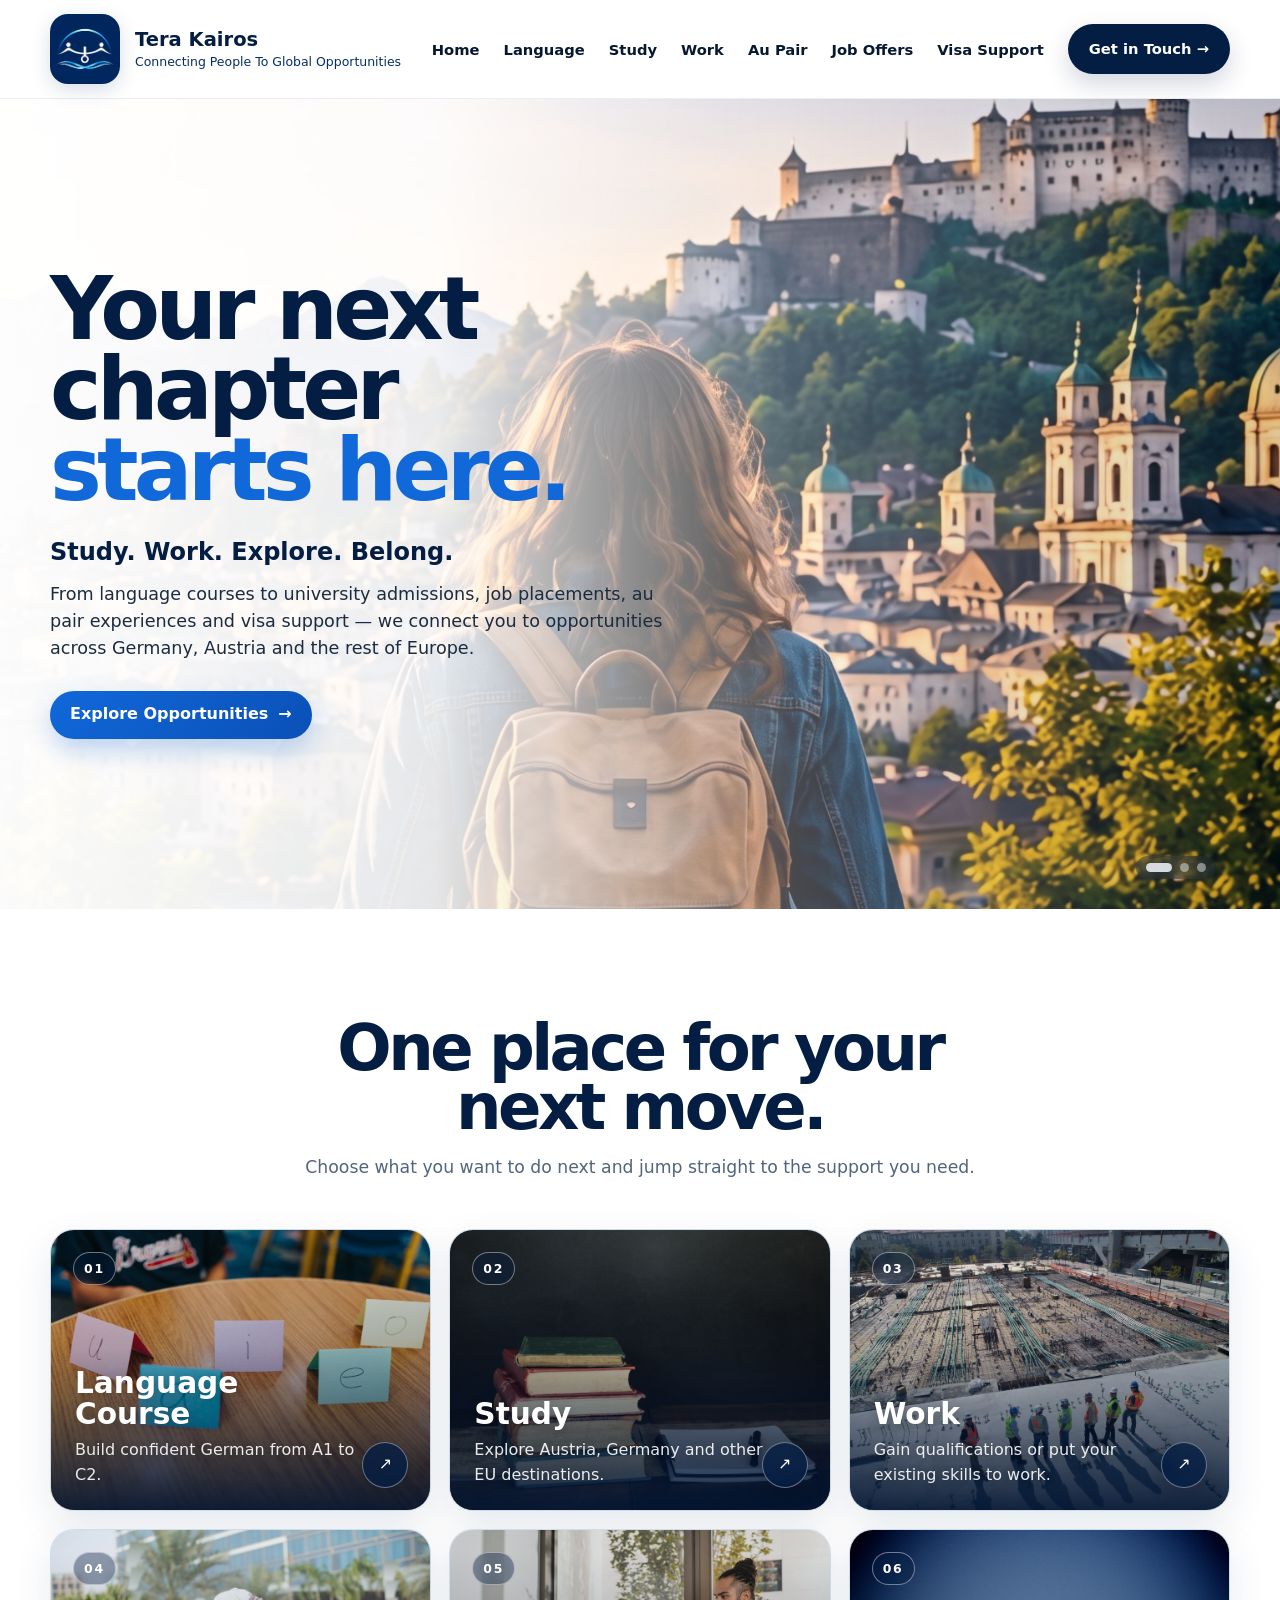
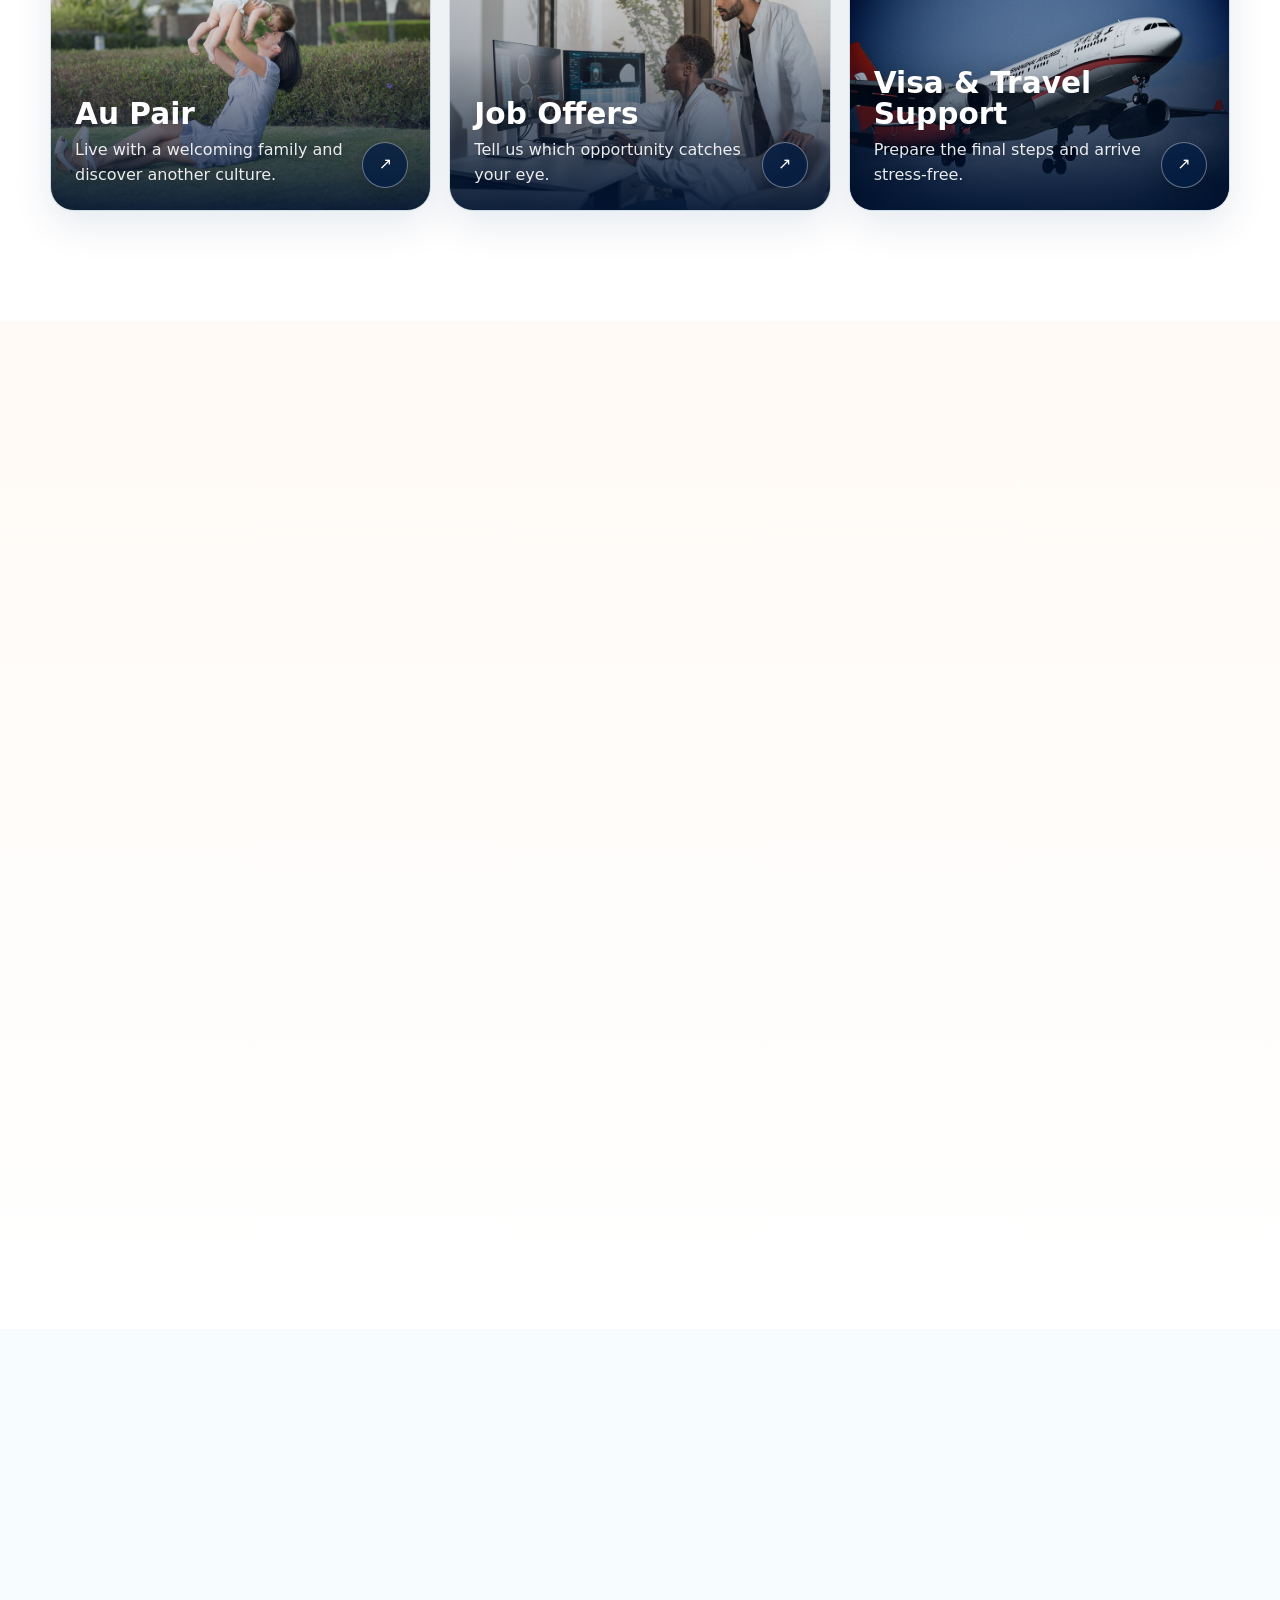
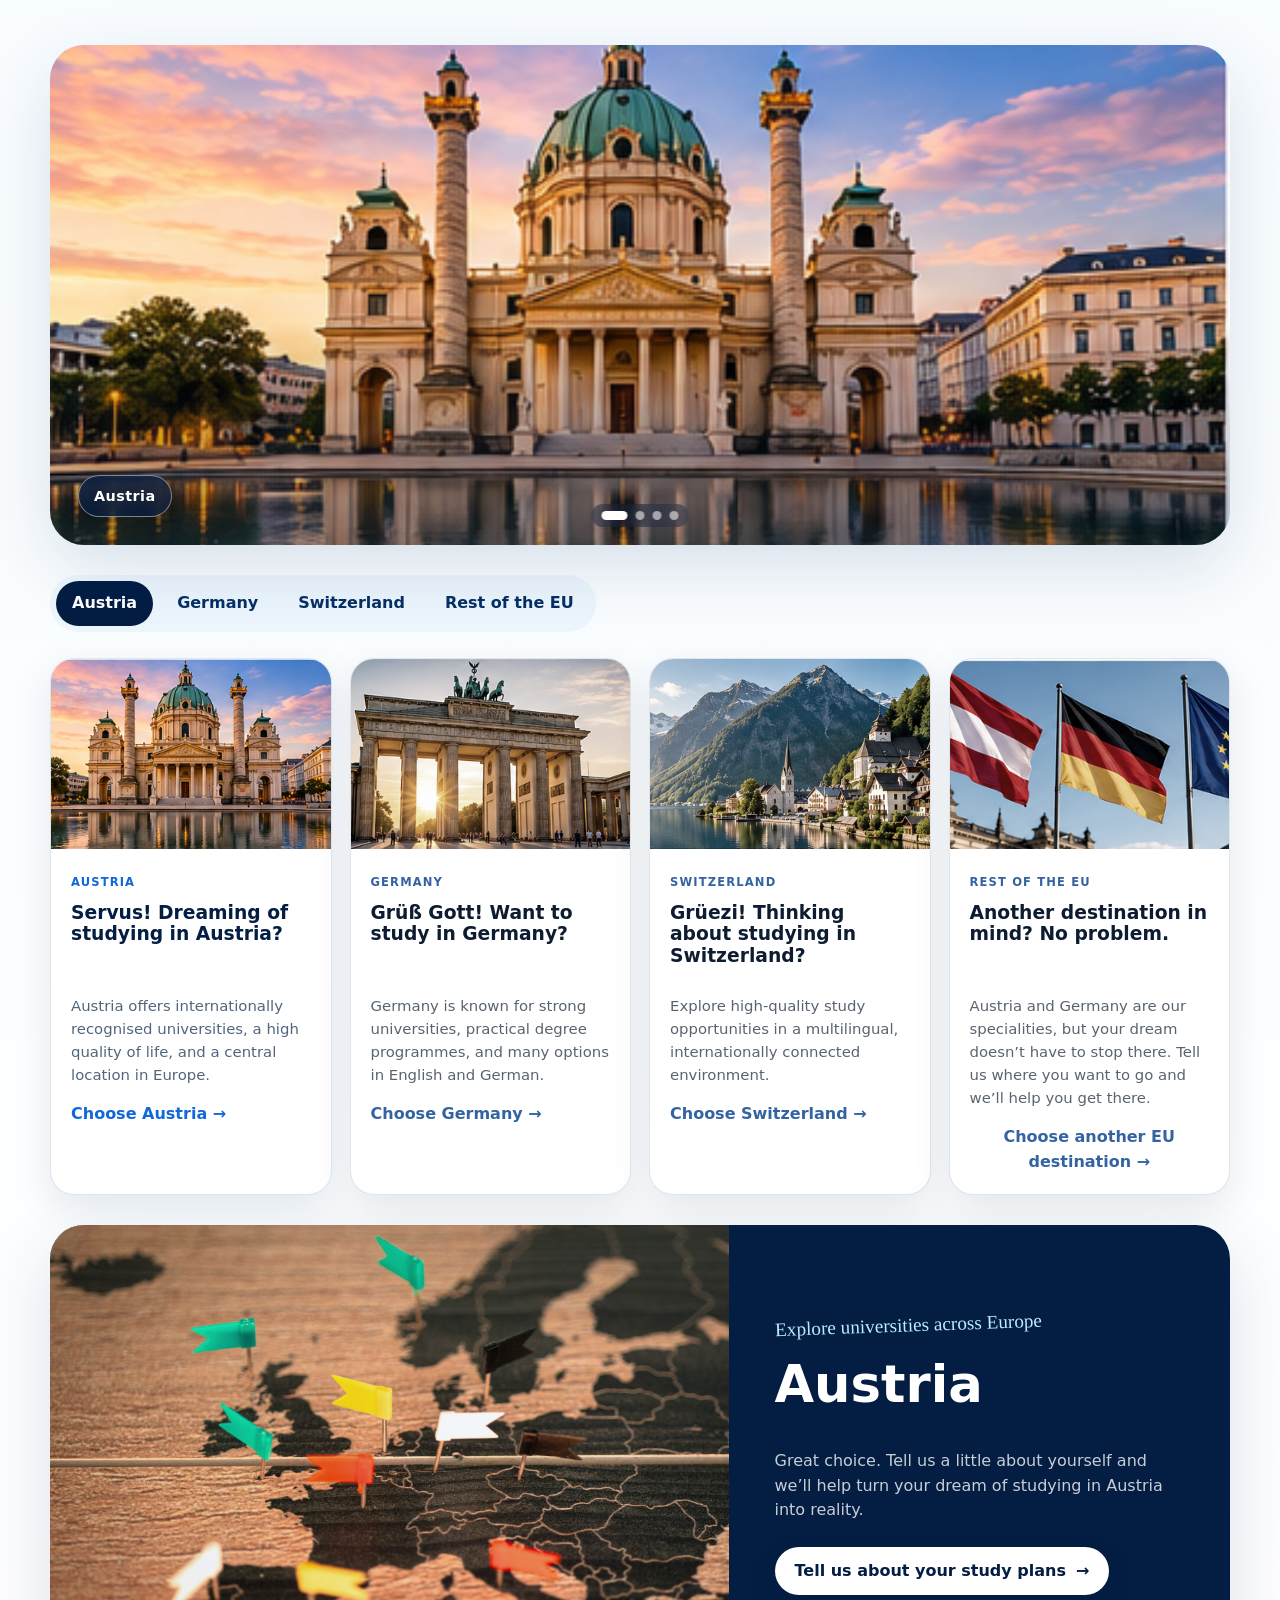
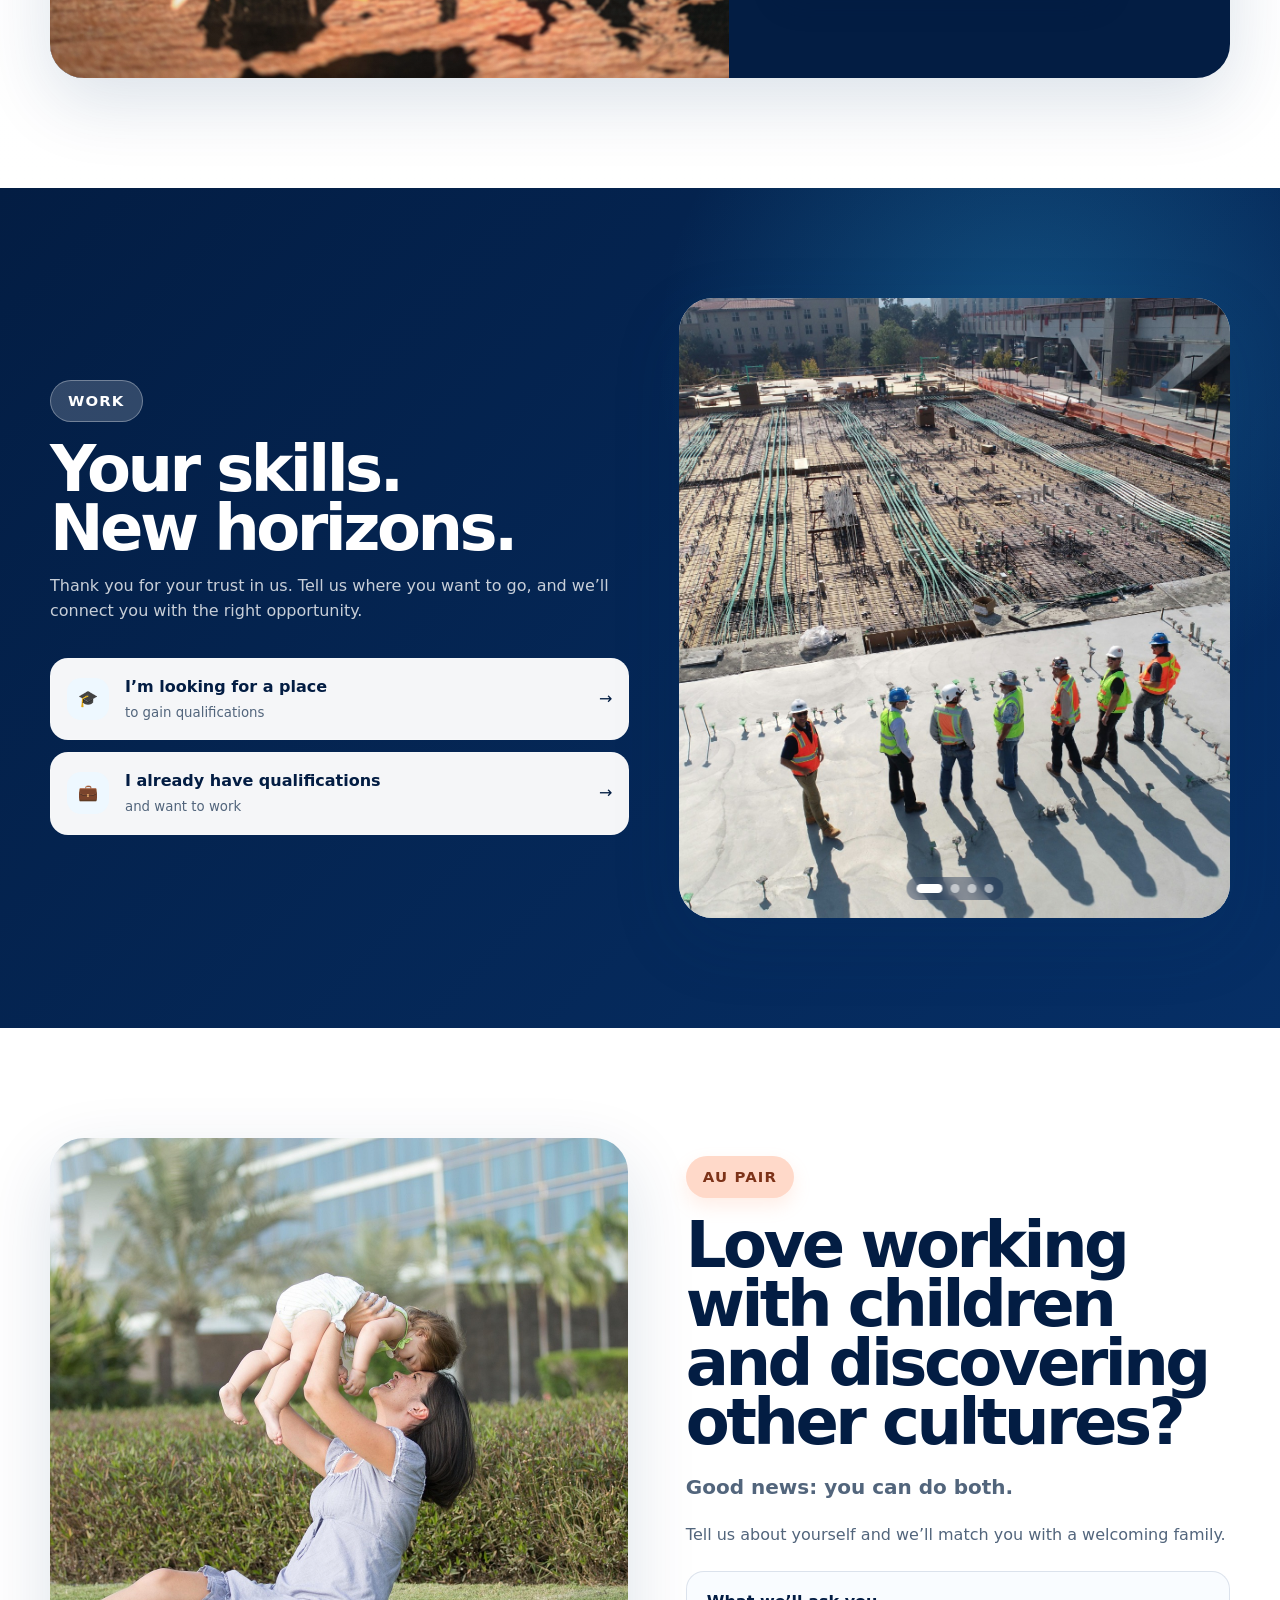
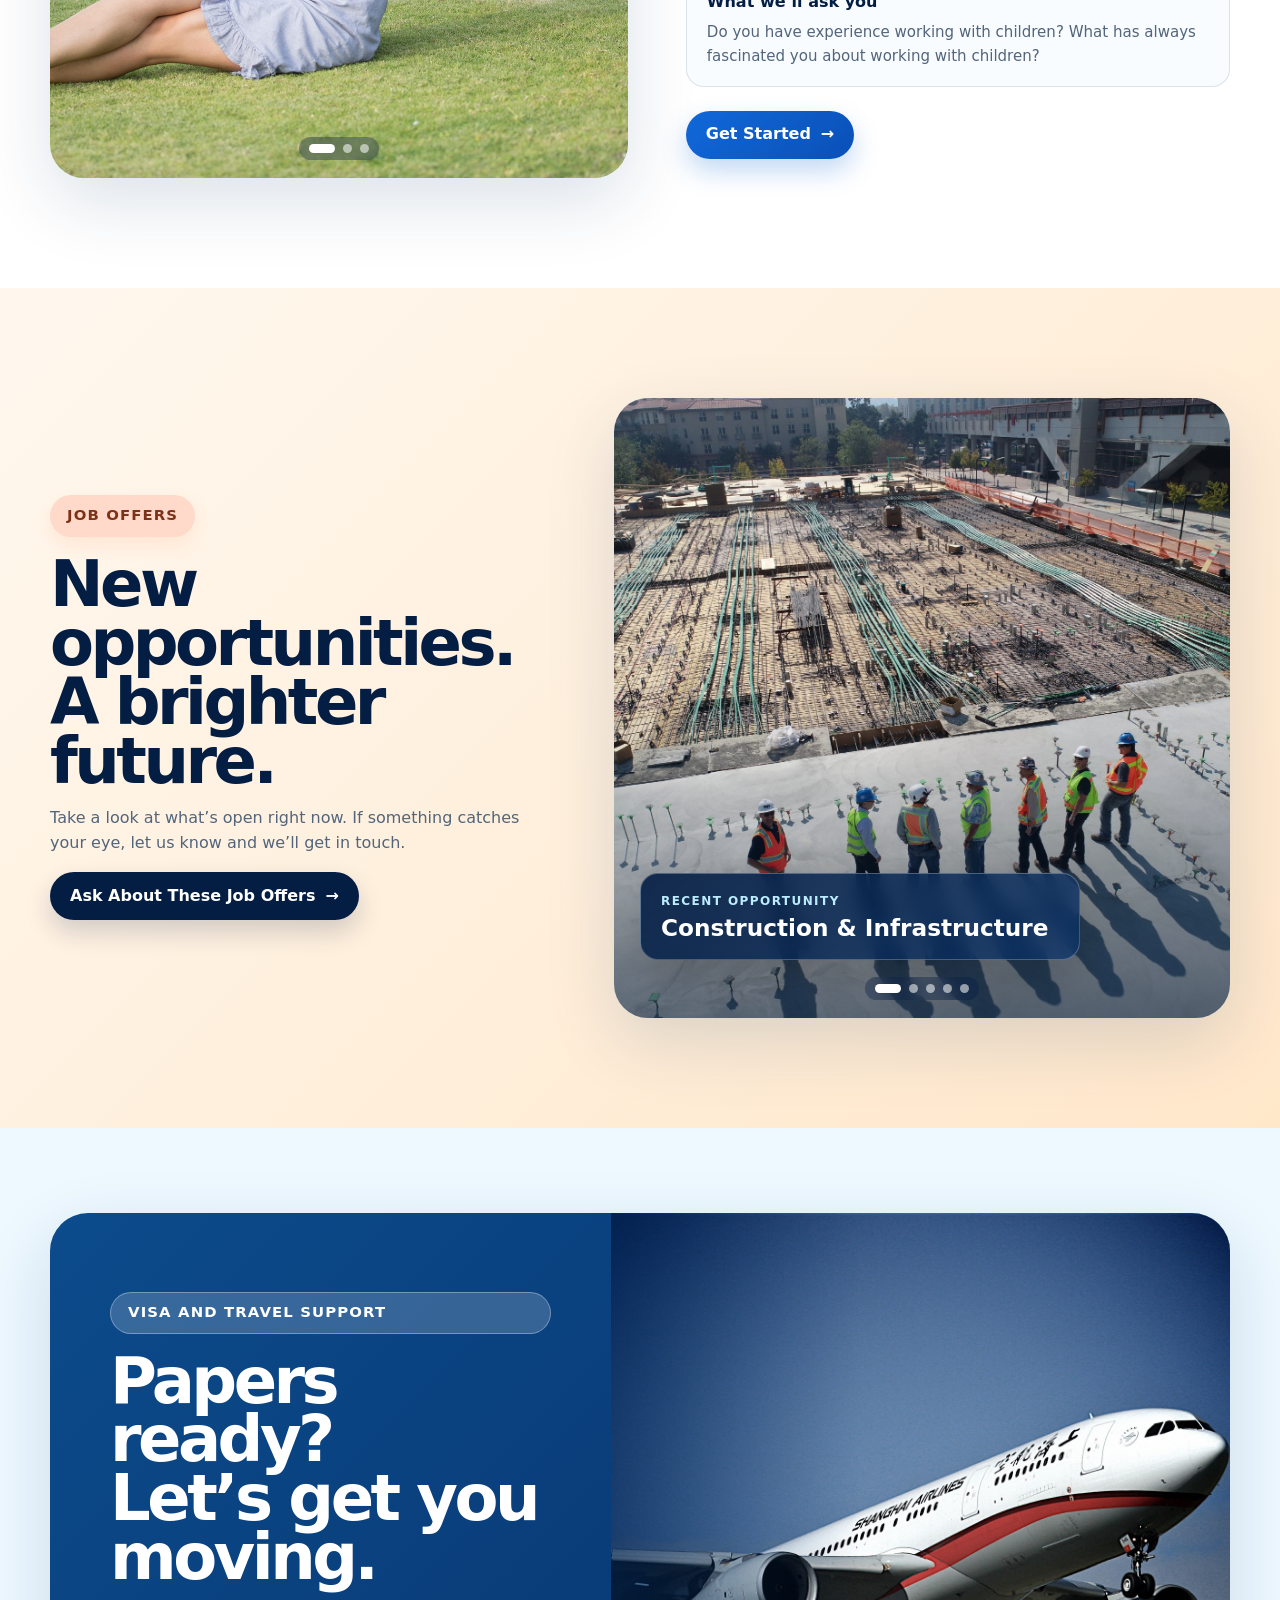
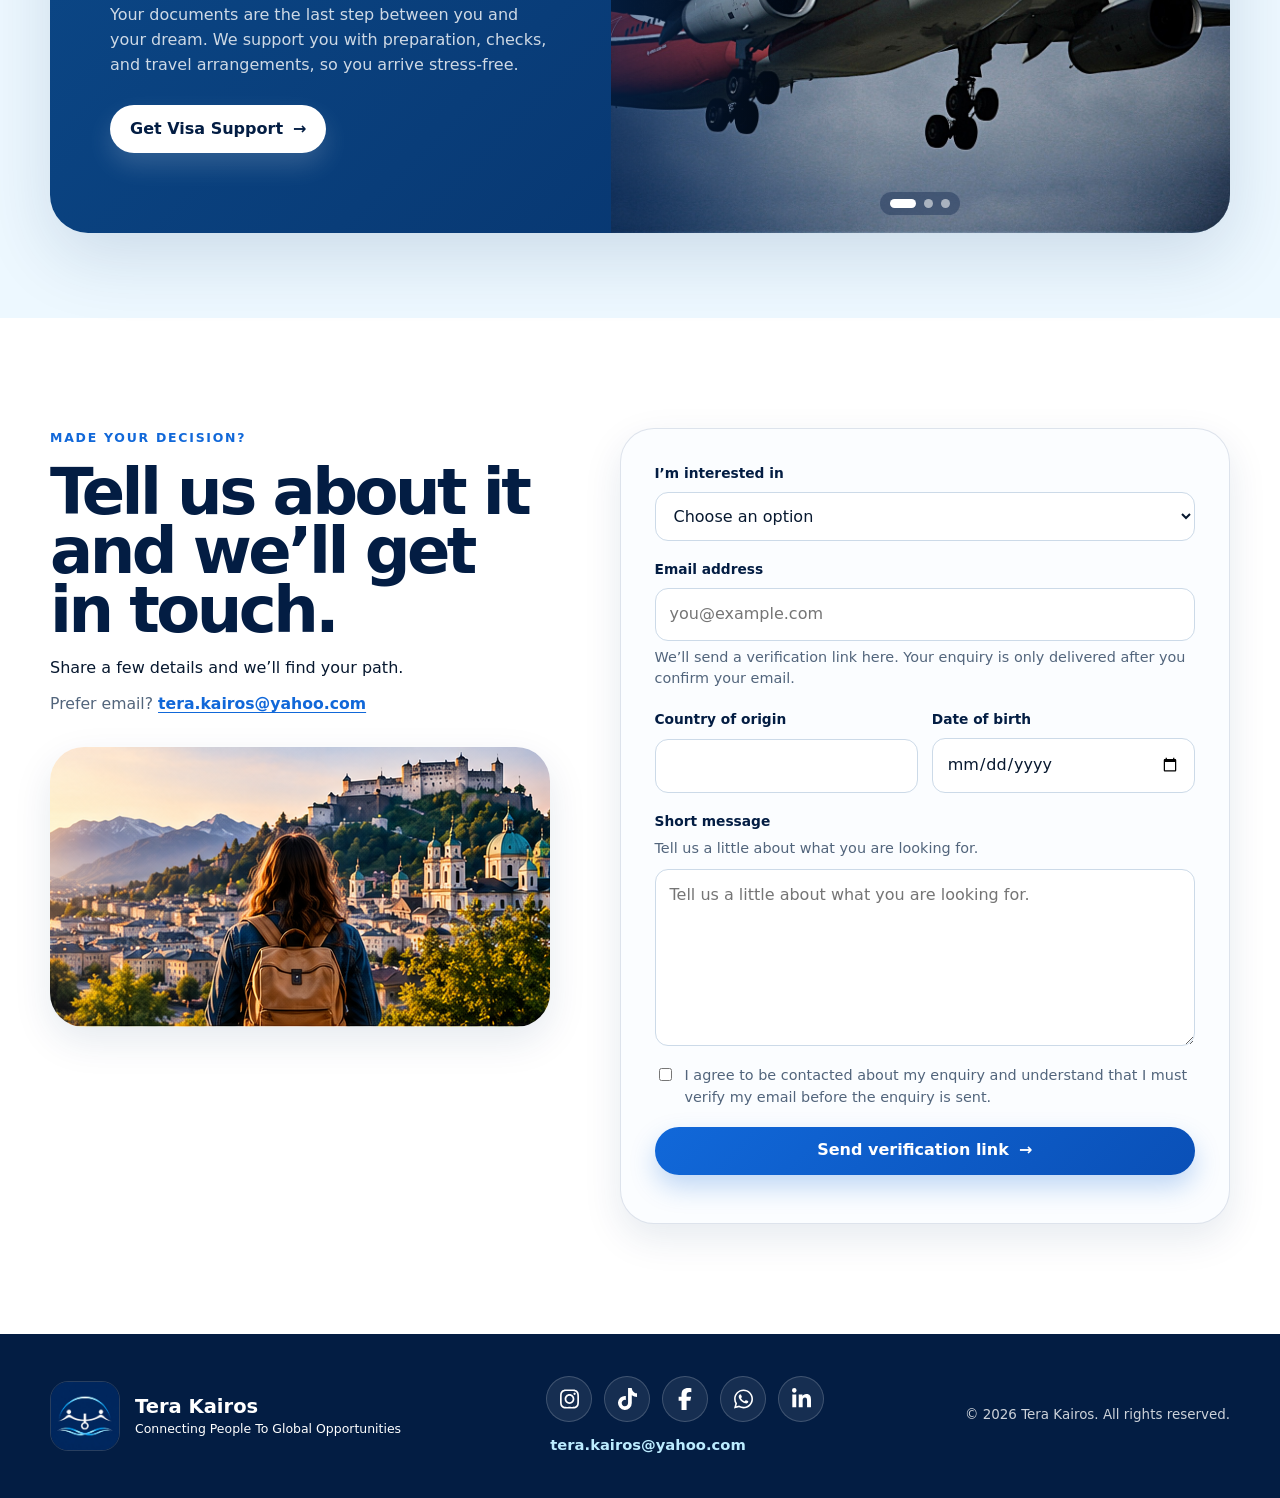
<file: index.html>
<!DOCTYPE html>

<html lang="en">
<head>
<meta charset="utf-8"/>
<meta content="width=device-width, initial-scale=1.0" name="viewport"/>
<meta content="Tera Kairos connects people to global opportunities through language courses, study, work, au pair placements, job offers, and visa and travel support." name="description"/>
<meta content="#082f66" name="theme-color"/>
<title>Tera Kairos | Connecting People To Global Opportunities</title>
<link href="assets/tera-kairos-logo.jpeg" rel="icon" type="image/jpeg"/>
<link href="styles.css" rel="stylesheet"/>
</head>
<body>
<a class="skip-link" href="#main">Skip to content</a>
<header class="site-header" id="top">
<div class="container nav-wrap">
<a aria-label="Tera Kairos home" class="brand" href="#home">
<img alt="Tera Kairos logo" src="assets/tera-kairos-logo.jpeg"/>
<span class="brand-copy">
<strong>Tera Kairos</strong>
<small>Connecting People To Global Opportunities</small>
</span>
</a>
<button aria-controls="primary-nav" aria-expanded="false" aria-label="Open navigation" class="menu-toggle" type="button">
<span></span><span></span><span></span>
</button>
<nav aria-label="Primary navigation" class="primary-nav" id="primary-nav">
<a href="#home">Home</a>
<a href="#language">Language</a>
<a href="#study">Study</a>
<a href="#work">Work</a>
<a href="#au-pair">Au Pair</a>
<a href="#jobs">Job Offers</a>
<a href="#visa">Visa Support</a>
<a class="nav-cta" href="#contact">Get in Touch <span aria-hidden="true">→</span></a>
</nav>
</div>
</header>
<main id="main">
<section aria-labelledby="hero-title" class="hero" id="home">

<div aria-label="Tera Kairos chapter images" class="hero-media" data-carousel="" data-interval="5500">
<div class="carousel-track">
<figure class="carousel-slide is-active"><img alt="Traveler overlooking Salzburg and the surrounding mountains" src="assets/chapter-01.jpg"/></figure>
<figure class="carousel-slide"><img alt="Group of friends smiling together and feeling at home" src="assets/chapter-02.jpg"/></figure>
<figure class="carousel-slide"><img alt="Friends standing together at sunset with their arms around each other" src="assets/chapter-03.jpg"/></figure>
</div>
<div aria-label="Choose chapter image" class="carousel-dots hero-dots"></div>
</div>
<div class="hero-overlay"></div>
<div class="container hero-inner">
<div class="hero-copy reveal">
<h1 id="hero-title">Your next chapter <span>starts here.</span></h1>
<p class="hero-kicker">Study. Work. Explore. Belong.</p>
<p class="hero-text">From language courses to university admissions, job placements, au pair experiences and visa support — we connect you to opportunities across Germany, Austria and the rest of Europe.</p>
<div class="hero-actions">
<a class="button button-primary" href="#services">Explore Opportunities <span aria-hidden="true">→</span></a>
</div>
</div>

</div>
</section>
<section aria-labelledby="services-title" class="services section" id="services">
<div class="container">
<div class="section-heading centered reveal">
<h2 id="services-title">One place for your next move.</h2>
<p>Choose what you want to do next and jump straight to the support you need.</p>
</div>
<div class="service-grid">
<a class="service-card service-card-photo reveal" href="#language">
<div aria-hidden="true" class="service-card-media" data-carousel="" data-interval="5000">
<div class="carousel-track"><figure class="carousel-slide is-active"><img alt="" src="assets/language-01.jpg"/></figure><figure class="carousel-slide"><img alt="" src="assets/language-02.jpg"/></figure></div>
</div>
<div class="service-card-overlay"></div>
<div class="service-card-content"><span class="service-number">01</span><h3>Language Course</h3><p>Build confident German from A1 to C2.</p><span aria-hidden="true" class="service-arrow">↗</span></div>
</a>
<a class="service-card service-card-photo reveal" href="#study">
<div aria-hidden="true" class="service-card-media" data-carousel="" data-interval="5000">
<div class="carousel-track"><figure class="carousel-slide is-active"><img alt="" src="assets/study-01.jpg"/></figure><figure class="carousel-slide"><img alt="" src="assets/study-02.jpg"/></figure></div>
</div>
<div class="service-card-overlay"></div>
<div class="service-card-content"><span class="service-number">02</span><h3>Study</h3><p>Explore Austria, Germany and other EU destinations.</p><span aria-hidden="true" class="service-arrow">↗</span></div>
</a>
<a class="service-card service-card-photo reveal" href="#work">
<div aria-hidden="true" class="service-card-media" data-carousel="" data-interval="5000">
<div class="carousel-track"><figure class="carousel-slide is-active"><img alt="" src="assets/work-01.jpg"/></figure><figure class="carousel-slide"><img alt="" src="assets/work-02.jpg"/></figure><figure class="carousel-slide"><img alt="" src="assets/work-03.jpg"/></figure><figure class="carousel-slide"><img alt="" src="assets/work-04.jpg"/></figure><figure class="carousel-slide"><img alt="" src="assets/work-05.jpg"/></figure></div>
</div>
<div class="service-card-overlay"></div>
<div class="service-card-content"><span class="service-number">03</span><h3>Work</h3><p>Gain qualifications or put your existing skills to work.</p><span aria-hidden="true" class="service-arrow">↗</span></div>
</a>
<a class="service-card service-card-photo reveal" href="#au-pair">
<div aria-hidden="true" class="service-card-media" data-carousel="" data-interval="5000">
<div class="carousel-track"><figure class="carousel-slide is-active"><img alt="" src="assets/au-pair-01.jpg"/></figure><figure class="carousel-slide"><img alt="" src="assets/au-pair-02.jpg"/></figure></div>
</div>
<div class="service-card-overlay"></div>
<div class="service-card-content"><span class="service-number">04</span><h3>Au Pair</h3><p>Live with a welcoming family and discover another culture.</p><span aria-hidden="true" class="service-arrow">↗</span></div>
</a>
<a class="service-card service-card-photo reveal" href="#jobs">
<div aria-hidden="true" class="service-card-media" data-carousel="" data-interval="5000">
<div class="carousel-track"><figure class="carousel-slide is-active"><img alt="" src="assets/work-04.jpg"/></figure><figure class="carousel-slide"><img alt="" src="assets/work-05.jpg"/></figure><figure class="carousel-slide"><img alt="" src="assets/work-02.jpg"/></figure><figure class="carousel-slide"><img alt="" src="assets/work-01.jpg"/></figure></div>
</div>
<div class="service-card-overlay"></div>
<div class="service-card-content"><span class="service-number">05</span><h3>Job Offers</h3><p>Tell us which opportunity catches your eye.</p><span aria-hidden="true" class="service-arrow">↗</span></div>
</a>
<a class="service-card service-card-photo reveal" href="#visa">
<div aria-hidden="true" class="service-card-media" data-carousel="" data-interval="5000">
<div class="carousel-track"><figure class="carousel-slide is-active"><img alt="" src="assets/visa-01.jpg"/></figure><figure class="carousel-slide"><img alt="" src="assets/visa-02.jpg"/></figure></div>
</div>
<div class="service-card-overlay"></div>
<div class="service-card-content"><span class="service-number">06</span><h3>Visa &amp; Travel Support</h3><p>Prepare the final steps and arrive stress-free.</p><span aria-hidden="true" class="service-arrow">↗</span></div>
</a>
</div>
</div>
</section>
<section aria-labelledby="language-title" class="language section section-soft" id="language">
<div class="container split-layout language-layout">
<div class="section-copy reveal">
<p class="pill">Language Course</p>
<h2 id="language-title">Learn German with Tera Kairos</h2>
<h3>Recognized der die das?</h3>
<p>From your first der, die, das to confident conversations, we’re with you at every step. With more than 20 qualified teachers, you learn from the best, whatever your level.</p>
<p>Tell us about yourself and when your exam is. We’ll build a learning plan around you and get you there.</p>
<a class="button button-primary" data-service="Language Course" href="#contact">Start Your Language Journey <span aria-hidden="true">→</span></a>

<div aria-labelledby="quiz-title" class="mini-quiz expanded-quiz">
<div class="quiz-head">
<div>
<span class="quiz-label">German tip</span>
<h3 id="quiz-title">Quick German practice</h3>
</div>
<span class="quiz-progress" id="quiz-progress">1 / 8</span>
</div>
<p class="quiz-question" id="quiz-word">Choose the correct article: ___ Universität</p>
<div aria-label="Choose an answer" class="quiz-buttons" id="quick-quiz-options"></div>
<p aria-live="polite" class="quiz-feedback" id="quiz-feedback"></p>
<button class="quiz-next" id="quick-quiz-next" type="button">Next question <span aria-hidden="true">→</span></button>
</div>
</div>
<div class="language-visual reveal">
<div class="cefr-card cefr-card-expanded">
<span class="cefr-kicker">Choose your level</span>
<h3>German levels explained (CEFR)</h3>
<div class="level-list">
<button class="level-item active" data-level="A1" type="button"><span>A1</span><strong>Beginner</strong></button>
<button class="level-item" data-level="A2" type="button"><span>A2</span><strong>Elementary</strong></button>
<button class="level-item" data-level="B1" type="button"><span>B1</span><strong>Intermediate</strong></button>
<button class="level-item" data-level="B2" type="button"><span>B2</span><strong>Upper intermediate</strong></button>
<button class="level-item" data-level="C1" type="button"><span>C1</span><strong>Advanced</strong></button>
<button class="level-item" data-level="C2" type="button"><span>C2</span><strong>Mastery</strong></button>
</div>
<p class="level-description" id="level-description">Everyday phrases, introducing yourself, simple questions.</p>
<div aria-live="polite" class="level-quiz">
<div class="level-quiz-head">
<span id="level-quiz-label">A1 mini quiz</span>
<button id="level-quiz-next" type="button">Another A1 question ↻</button>
</div>
<h4 id="level-quiz-question">Choose the correct article: ___ Universität</h4>
<div class="level-quiz-options" id="level-quiz-options"></div>
<p class="level-quiz-feedback" id="level-quiz-feedback"></p>
</div>
</div></div>
</div>
</section>
<section aria-labelledby="study-title" class="study section" id="study">
<div class="container">
<div class="study-header reveal">
<div>
<p class="pill">Study</p>
<h2 id="study-title">Which country is calling you?</h2>
</div>
<p>Austria, Germany, Switzerland, or somewhere else in the EU?</p>
</div><div aria-label="Study opportunities photos" class="media-carousel study-banner" data-carousel="" data-interval="5000">
<div class="carousel-track"><figure class="carousel-slide is-active"><img alt="Austria university destination" loading="lazy" src="assets/study-austria.png"/><figcaption class="country-slide-label">Austria</figcaption></figure><figure class="carousel-slide"><img alt="Germany university destination" loading="lazy" src="assets/study-germany.png"/><figcaption class="country-slide-label">Germany</figcaption></figure><figure class="carousel-slide"><img alt="Switzerland university destination" loading="lazy" src="assets/study-switzerland.png"/><figcaption class="country-slide-label">Switzerland</figcaption></figure><figure class="carousel-slide"><img alt="Other European Union study destinations" loading="lazy" src="assets/study-eu.png"/><figcaption class="country-slide-label">European Union</figcaption></figure></div>
<div aria-label="Choose image" class="carousel-dots"></div>
</div>
<div aria-label="Study destination" class="destination-tabs" role="tablist">



<button aria-selected="true" class="destination-tab active" data-destination="austria" role="tab" type="button">Austria</button><button aria-selected="false" class="destination-tab" data-destination="germany" role="tab" type="button">Germany</button><button aria-selected="false" class="destination-tab" data-destination="switzerland" role="tab" type="button">Switzerland</button><button aria-selected="false" class="destination-tab" data-destination="eu" role="tab" type="button">Rest of the EU</button></div>
<div class="study-grid">
<div class="destination-card reveal" data-card="austria">
<img alt="Vienna landmark at sunset" src="assets/10_vienna_landmark.png"/>
<div>
<span class="destination-country">Austria</span>
<h3>Servus! Dreaming of studying in Austria?</h3>
<p>Austria offers internationally recognised universities, a high quality of life, and a central location in Europe.</p>
<button class="text-link set-destination" data-service="Study - Austria" type="button">Choose Austria <span aria-hidden="true">→</span></button>
</div>
</div>
<div class="destination-card reveal" data-card="germany">
<img alt="Brandenburg Gate in Berlin" src="assets/11_brandenburg_gate.png"/>
<div>
<span class="destination-country">Germany</span>
<h3>Grüß Gott! Want to study in Germany?</h3>
<p>Germany is known for strong universities, practical degree programmes, and many options in English and German.</p>
<button class="text-link set-destination" data-service="Study - Germany" type="button">Choose Germany <span aria-hidden="true">→</span></button>
</div>
</div>

<div class="destination-card reveal" data-card="switzerland">
<img alt="Swiss alpine lakeside destination" src="assets/study-switzerland.png"/>
<div>
<span class="destination-country">Switzerland</span>
<h3>Grüezi! Thinking about studying in Switzerland?</h3>
<p>Explore high-quality study opportunities in a multilingual, internationally connected environment.</p>
<button class="text-link set-destination" data-service="Study - Switzerland" type="button">Choose Switzerland <span aria-hidden="true">→</span></button>
</div>
</div><div class="destination-card reveal" data-card="eu">
<img alt="European Union flags representing other EU destinations" src="assets/study-eu.png"/>
<div>
<span class="destination-country">Rest of the EU</span>
<h3>Another destination in mind? No problem.</h3>
<p>Austria and Germany are our specialities, but your dream doesn’t have to stop there. Tell us where you want to go and we’ll help you get there.</p>
<button class="text-link set-destination" data-service="Study - Rest of the EU" type="button">Choose another EU destination <span aria-hidden="true">→</span></button>
</div>
</div>
<aside class="study-map-card reveal">

<div aria-label="Connection map across Europe showing study destinations" class="connection-map connection-map-photo" role="img">
<img alt="Map of Europe with destination flags marking study connections" src="assets/connection.jpg"/>
</div>
<div class="map-copy">
<span class="hand-note">Explore universities across Europe</span>
<h3 id="destination-title">Austria</h3>
<p id="destination-copy">Great choice. Tell us a little about yourself and we’ll help turn your dream of studying in Austria into reality.</p>
<a class="button button-dark" data-service="Study - Austria" href="#contact" id="destination-cta">Tell us about your study plans <span aria-hidden="true">→</span></a>
</div>
</aside>
</div>
</div>
</section>
<section aria-labelledby="work-title" class="work section section-blue" id="work">
<div class="container work-layout">
<div class="work-copy reveal">
<p class="pill pill-light">Work</p>
<h2 id="work-title">Your skills.<br/>New horizons.</h2>
<p>Thank you for your trust in us. Tell us where you want to go, and we’ll connect you with the right opportunity.</p>
<div class="work-options">
<button class="work-option" data-service="Work - Gain qualifications" type="button">
<span aria-hidden="true" class="work-icon">🎓</span>
<span><strong>I’m looking for a place</strong><small>to gain qualifications</small></span>
<span aria-hidden="true">→</span>
</button>
<button class="work-option" data-service="Work - Already qualified" type="button">
<span aria-hidden="true" class="work-icon">💼</span>
<span><strong>I already have qualifications</strong><small>and want to work</small></span>
<span aria-hidden="true">→</span>
</button>
</div>
</div>
<div class="work-image reveal"><div aria-label="Work and qualification opportunities" class="media-carousel section-media-carousel" data-carousel="" data-interval="5000">
<div class="carousel-track"><figure class="carousel-slide is-active"><img alt="Construction and infrastructure team at a job site" loading="lazy" src="assets/work-01.jpg"/></figure><figure class="carousel-slide"><img alt="Electrical technician testing an installation" loading="lazy" src="assets/work-02.jpg"/></figure><figure class="carousel-slide"><img alt="Medical and laboratory professionals working together" loading="lazy" src="assets/work-04.jpg"/></figure><figure class="carousel-slide"><img alt="Healthcare professionals in a clinical setting" loading="lazy" src="assets/work-05.jpg"/></figure></div>
<div aria-label="Choose image" class="carousel-dots"></div>
</div></div>
</div>
</section>
<section aria-labelledby="aupair-title" class="au-pair section" id="au-pair">
<div class="container image-feature">
<div class="feature-image reveal"><div aria-label="Au pair and childcare photos" class="media-carousel section-media-carousel" data-carousel="" data-interval="5000">
<div class="carousel-track"><figure class="carousel-slide is-active"><img alt="Caregiver playing outside with a baby" loading="lazy" src="assets/au-pair-01.jpg"/></figure><figure class="carousel-slide"><img alt="Caregiver playing with a child indoors" loading="lazy" src="assets/au-pair-02.jpg"/></figure><figure class="carousel-slide"><img alt="Au pair spending time with a child" loading="lazy" src="assets/07_au_pair_child.png"/></figure></div>
<div aria-label="Choose image" class="carousel-dots"></div>
</div></div>
<div class="feature-copy reveal">
<p class="pill">Au Pair</p>
<h2 id="aupair-title">Love working with children and discovering other cultures?</h2>
<p class="feature-lead">Good news: you can do both.</p>
<p>Tell us about yourself and we’ll match you with a welcoming family.</p>
<div class="prompt-card">
<strong>What we’ll ask you</strong>
<p>Do you have experience working with children? What has always fascinated you about working with children?</p>
</div>
<a class="button button-primary" data-service="Au Pair" href="#contact">Get Started <span aria-hidden="true">→</span></a>
</div>
</div>
</section>
<section aria-labelledby="jobs-title" class="jobs section section-warm" id="jobs">
<div class="container jobs-layout">
<div class="jobs-copy reveal">
<p class="pill">Job Offers</p>
<h2 id="jobs-title">New opportunities.<br/>A brighter future.</h2>
<p>Take a look at what’s open right now. If something catches your eye, let us know and we’ll get in touch.</p>
<a class="button button-dark" data-service="Job Offers" href="#contact">Ask About These Job Offers <span aria-hidden="true">→</span></a>
</div>
<div class="jobs-image reveal"><div aria-label="Recent job offer photos" class="media-carousel jobs-carousel" data-carousel="" data-interval="5000">
<div class="carousel-track"><figure class="carousel-slide is-active"><img alt="Construction and infrastructure professionals" loading="lazy" src="assets/work-01.jpg"/><figcaption class="carousel-caption"><span>Recent opportunity</span><strong>Construction &amp; Infrastructure</strong></figcaption></figure><figure class="carousel-slide"><img alt="Electrical technician at work" loading="lazy" src="assets/work-02.jpg"/><figcaption class="carousel-caption"><span>Recent opportunity</span><strong>Electrical &amp; Technical</strong></figcaption></figure><figure class="carousel-slide"><img alt="Infrastructure worker in a rail tunnel" loading="lazy" src="assets/work-03.jpg"/><figcaption class="carousel-caption"><span>Recent opportunity</span><strong>Infrastructure &amp; Rail</strong></figcaption></figure><figure class="carousel-slide"><img alt="Medical and laboratory professionals" loading="lazy" src="assets/work-04.jpg"/><figcaption class="carousel-caption"><span>Recent opportunity</span><strong>Medical &amp; Laboratory</strong></figcaption></figure><figure class="carousel-slide"><img alt="Healthcare professionals" loading="lazy" src="assets/work-05.jpg"/><figcaption class="carousel-caption"><span>Recent opportunity</span><strong>Healthcare</strong></figcaption></figure></div>
<div aria-label="Choose image" class="carousel-dots"></div>
</div></div>
</div>
</section>
<section aria-labelledby="visa-title" class="visa section" id="visa">
<div class="container visa-card reveal">
<div class="visa-copy">
<p class="pill pill-light">Visa and Travel Support</p>
<h2 id="visa-title">Papers ready?<br/>Let’s get you moving.</h2>
<p>Your documents are the last step between you and your dream. We support you with preparation, checks, and travel arrangements, so you arrive stress-free.</p>
<a class="button button-light" data-service="Visa and Travel Support" href="#contact">Get Visa Support <span aria-hidden="true">→</span></a>
</div>
<div class="visa-image"><div aria-label="Visa and travel support photos" class="media-carousel visa-carousel" data-carousel="" data-interval="5000">
<div class="carousel-track"><figure class="carousel-slide is-active"><img alt="Passenger airplane in flight" loading="lazy" src="assets/visa-01.jpg"/></figure><figure class="carousel-slide"><img alt="Open passport showing travel stamps" loading="lazy" src="assets/visa-02.jpg"/></figure><figure class="carousel-slide"><img alt="Passport and boarding passes with an airplane in the background" loading="lazy" src="assets/09_passport_airport.png"/></figure></div>
<div aria-label="Choose image" class="carousel-dots"></div>
</div></div>
</div>
</section>
<section aria-labelledby="contact-title" class="contact section" id="contact">
<div class="container contact-layout">
<div class="contact-copy reveal">
<p class="eyebrow">Made your decision?</p>
<h2 id="contact-title">Tell us about it and we’ll get in touch.</h2>
<p>Share a few details and we’ll find your path.</p>
<p class="contact-email">Prefer email? <a href="mailto:tera.kairos@yahoo.com">tera.kairos@yahoo.com</a></p>
<div class="contact-image-wrap">
<img alt="Traveler looking over a European city" src="assets/01_traveler_salzburg_view.png"/>
</div>
</div>
<form class="inquiry-form reveal" data-recipient="tera.kairos@yahoo.com" id="inquiry-form" novalidate="">
<div class="form-field">
<label for="service">I’m interested in</label>
<select id="service" name="service" required="">
<option value="">Choose an option</option>
<option>Language Course</option>
<option>Study - Austria</option>
<option>Study - Germany</option>
<option>Study - Switzerland</option><option>Study - Rest of the EU</option>
<option>Work - Gain qualifications</option>
<option>Work - Already qualified</option>
<option>Au Pair</option>
<option>Job Offers</option>
<option>Visa and Travel Support</option>
</select>
</div>
<div class="form-field">
<label for="email">Email address</label>
<input autocomplete="email" id="email" name="email" required="" type="email" inputmode="email" placeholder="you@example.com"/>
<p class="field-prompt">We’ll send a verification link here. Your enquiry is only delivered after you confirm your email.</p>
</div>
<div class="form-row">
<div class="form-field">
<label for="country">Country of origin</label>
<input autocomplete="country-name" id="country" name="country" required="" type="text"/>
</div>
<div class="form-field">
<label for="dob">Date of birth</label>
<input id="dob" name="dob" required="" type="date"/>
</div>
</div>
<div class="form-field">
<label for="message">Short message</label><p class="field-prompt" id="message-prompt">Tell us a little about what you are looking for.</p>
<textarea id="message" name="message" placeholder="Tell us a little about what you are looking for." required="" rows="6"></textarea>
</div>
<div aria-hidden="true" class="hp-field">
<label for="website">Website</label>
<input autocomplete="off" id="website" name="website" tabindex="-1" type="text"/>
</div>
<label class="checkbox-field">
<input id="consent" name="consent" required="" type="checkbox"/>
<span>I agree to be contacted about my enquiry and understand that I must verify my email before the enquiry is sent.</span>
</label>
<button class="button button-primary button-full" id="submit-enquiry" type="submit">Send verification link <span aria-hidden="true">→</span></button>
<div aria-live="polite" class="form-status" id="form-status" role="status"></div>
</form>
</div>
</section>
</main>
<footer class="site-footer">
<div class="container footer-grid">
<a class="brand brand-footer" href="#top">
<img alt="" src="assets/tera-kairos-logo.jpeg"/>
<span class="brand-copy">
<strong>Tera Kairos</strong>
<small>Connecting People To Global Opportunities</small>
</span>
</a>
<div aria-label="Tera Kairos social media" class="footer-social"><a aria-label="Instagram" class="social-link social-instagram" href="https://www.instagram.com/tera.kairos?stkn=c215NzNkb2E1ZWk5&amp;utm_source=qr" rel="noopener noreferrer" target="_blank" title="Instagram"><img alt="" aria-hidden="true" class="social-svg" src="assets/instagram.svg"/></a><a aria-label="TikTok" class="social-link social-tiktok" href="https://www.tiktok.com/@terakairos?_r=1&amp;_t=ZN-9ANsUX6Mu8s" rel="noopener noreferrer" target="_blank" title="TikTok"><img alt="" aria-hidden="true" class="social-svg" src="assets/tiktok.svg"/></a><a aria-label="Facebook" class="social-link social-facebook" href="https://www.facebook.com/profile.php?id=61593893416576" rel="noopener noreferrer" target="_blank" title="Facebook"><img alt="" aria-hidden="true" class="social-svg" src="assets/facebook.svg"/></a><a aria-label="WhatsApp — link coming soon" class="social-link social-whatsapp" href="#" title="WhatsApp — link coming soon"><img alt="" aria-hidden="true" class="social-svg" src="assets/whatsapp.svg"/></a><a aria-label="LinkedIn — link coming soon" class="social-link social-linkedin" href="#" title="LinkedIn — link coming soon"><img alt="" aria-hidden="true" class="social-svg" src="assets/linkedin.svg"/></a><a class="footer-email" href="mailto:tera.kairos@yahoo.com">tera.kairos@yahoo.com</a></div>
<p>© <span id="year"></span> Tera Kairos. All rights reserved.</p>
</div>
</footer>
<script src="config.js"></script>
<script src="script.js"></script>
</body>
</html>
</file>
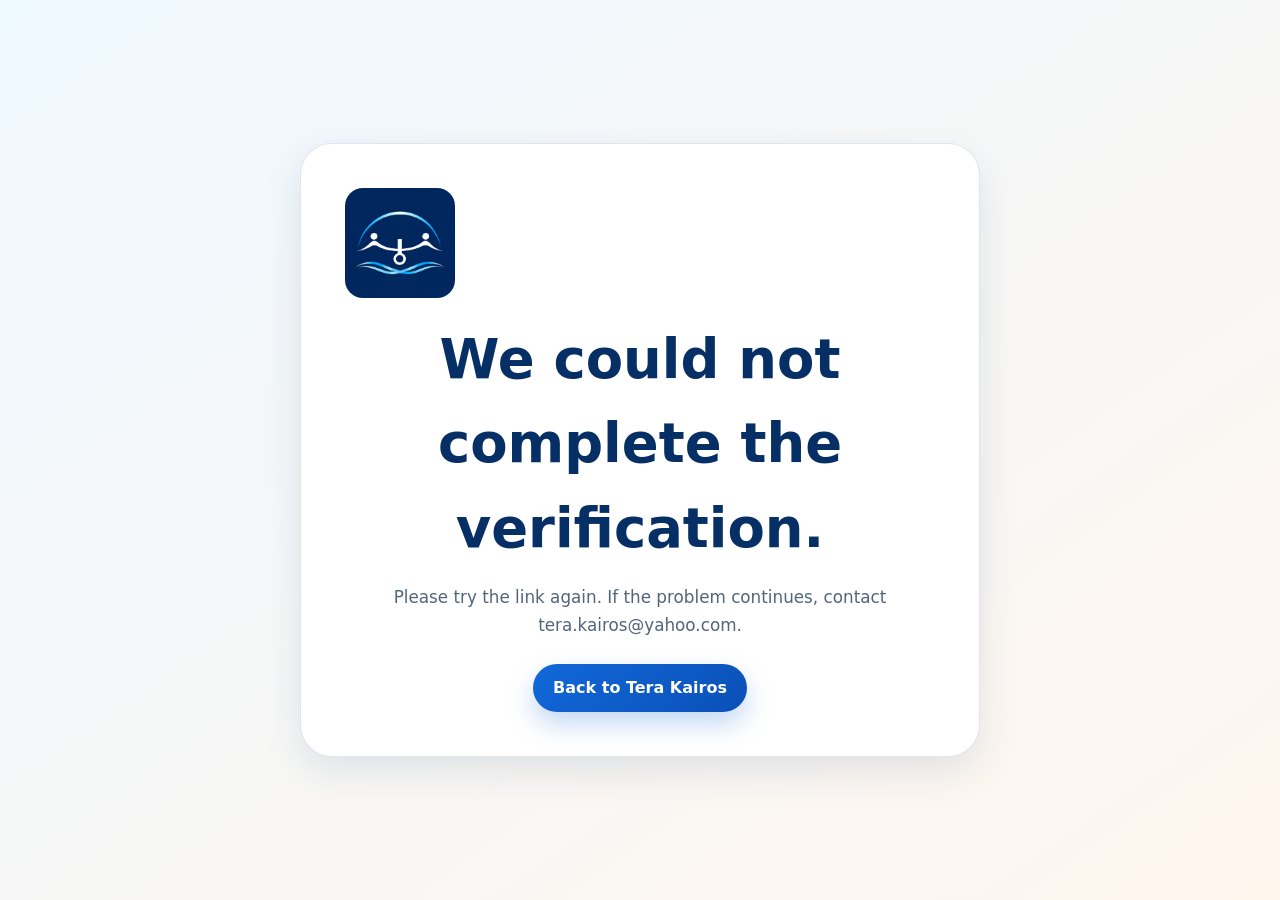
<file: verification.html>
<!DOCTYPE html>
<html lang="en">
<head>
  <meta charset="utf-8"/>
  <meta name="viewport" content="width=device-width, initial-scale=1.0"/>
  <meta name="theme-color" content="#082f66"/>
  <title>Email verification | Tera Kairos</title>
  <link rel="icon" href="assets/tera-kairos-logo.jpeg" type="image/jpeg"/>
  <link rel="stylesheet" href="styles.css"/>
  <style>
    body { min-height: 100vh; display: grid; place-items: center; padding: 28px; background: linear-gradient(145deg,#eef8ff,#fff6ee); }
    .verify-shell { width: min(680px,100%); padding: 44px; border: 1px solid var(--line); border-radius: 32px; background:#fff; box-shadow:var(--shadow-soft); text-align:center; }
    .verify-shell img { width: 110px; height: auto; border-radius: 18px; margin-bottom: 20px; }
    .verify-shell h1 { margin: 0 0 12px; font-size: clamp(2rem,5vw,3.4rem); color: var(--navy); }
    .verify-shell p { margin: 0 auto 24px; max-width: 560px; color: var(--muted); font-size: 1.05rem; line-height: 1.7; }
  </style>
</head>
<body>
  <main class="verify-shell">
    <img src="assets/tera-kairos-logo.jpeg" alt="Tera Kairos logo"/>
    <h1 id="verify-title">Checking your enquiry…</h1>
    <p id="verify-copy">Please wait a moment.</p>
    <a class="button button-primary" href="index.html">Back to Tera Kairos</a>
  </main>
  <script>
    const params = new URLSearchParams(window.location.search);
    const state = params.get('status') || 'error';
    const title = document.getElementById('verify-title');
    const copy = document.getElementById('verify-copy');
    const content = {
      success: ['Thank you — email verified!', 'Your enquiry has now been sent to Tera Kairos. We’ll get in touch using the email address you verified.'],
      expired: ['This verification link has expired.', 'For your security, verification links expire after 60 minutes. Please return to the website and submit the enquiry again.'],
      invalid: ['This verification link is not valid.', 'It may already have been used, or the link may be incomplete. Please submit a new enquiry if needed.'],
      error: ['We could not complete the verification.', 'Please try the link again. If the problem continues, contact tera.kairos@yahoo.com.']
    };
    const [heading, message] = content[state] || content.error;
    title.textContent = heading;
    copy.textContent = message;
  </script>
</body>
</html>
</file>
<file: styles.css>
:root {
  --navy: #062f66;
  --navy-deep: #031d43;
  --blue: #1168d9;
  --sky: #36bdf2;
  --ice: #eef8ff;
  --peach: #ffd9c9;
  --peach-strong: #ff9f78;
  --cream: #fff9f3;
  --warm: #fff1df;
  --ink: #07182f;
  --muted: #52657c;
  --white: #ffffff;
  --line: rgba(6, 47, 102, 0.12);
  --shadow: 0 24px 70px rgba(6, 47, 102, 0.14);
  --shadow-soft: 0 14px 38px rgba(6, 47, 102, 0.10);
  --radius-xl: 34px;
  --radius-lg: 24px;
  --radius-md: 18px;
  --container: min(1180px, calc(100% - 40px));
}

* { box-sizing: border-box; }
html { scroll-behavior: smooth; }
body {
  margin: 0;
  color: var(--ink);
  background: var(--white);
  font-family: Inter, ui-sans-serif, system-ui, -apple-system, BlinkMacSystemFont, "Segoe UI", sans-serif;
  line-height: 1.55;
  text-rendering: optimizeLegibility;
}
img { display: block; width: 100%; }
a { color: inherit; text-decoration: none; }
button, input, select, textarea { font: inherit; }
button { color: inherit; }

.skip-link {
  position: fixed;
  top: 10px;
  left: 10px;
  z-index: 2000;
  padding: 10px 14px;
  border-radius: 10px;
  background: var(--white);
  color: var(--navy);
  transform: translateY(-140%);
  transition: transform .2s ease;
}
.skip-link:focus { transform: translateY(0); }

.container { width: var(--container); margin-inline: auto; }
.section { padding: 110px 0; }
.section-soft { background: linear-gradient(180deg, #fffaf6 0%, #fff 100%); }
.section-blue {
  color: var(--white);
  background:
    radial-gradient(circle at 80% 20%, rgba(54,189,242,.28), transparent 30%),
    linear-gradient(135deg, var(--navy-deep), var(--navy));
}
.section-warm { background: linear-gradient(135deg, #fff8ef, #ffe7ca); }

.site-header {
  position: sticky;
  top: 0;
  z-index: 1000;
  background: rgba(255, 255, 255, .88);
  border-bottom: 1px solid rgba(6,47,102,.08);
  backdrop-filter: blur(18px);
  -webkit-backdrop-filter: blur(18px);
}
.nav-wrap {
  min-height: 82px;
  display: flex;
  align-items: center;
  justify-content: space-between;
  gap: 20px;
}
.brand { display: inline-flex; align-items: center; gap: 12px; min-width: 240px; }
.brand img {
  width: 50px;
  height: 50px;
  border-radius: 14px;
  object-fit: cover;
  box-shadow: 0 6px 20px rgba(6,47,102,.16);
}
.brand-copy { display: grid; line-height: 1.12; }
.brand-copy strong { font-size: 1.05rem; color: var(--navy-deep); }
.brand-copy small { font-size: .72rem; color: var(--navy); margin-top: 5px; white-space: nowrap; }

.primary-nav { display: flex; align-items: center; gap: 24px; font-size: .92rem; font-weight: 650; }
.primary-nav > a:not(.nav-cta) { position: relative; padding: 29px 0 26px; }
.primary-nav > a:not(.nav-cta)::after {
  content: "";
  position: absolute;
  left: 0;
  right: 100%;
  bottom: 21px;
  height: 2px;
  background: var(--blue);
  transition: right .2s ease;
}
.primary-nav > a:not(.nav-cta):hover::after,
.primary-nav > a:not(.nav-cta):focus-visible::after { right: 0; }
.nav-cta {
  padding: 12px 18px;
  border-radius: 999px;
  color: var(--white);
  background: var(--navy-deep);
  box-shadow: 0 10px 24px rgba(3,29,67,.18);
}
.menu-toggle { display: none; }

.hero {
  position: relative;
  min-height: 720px;
  overflow: hidden;
  display: grid;
  align-items: center;
}
.hero-bg {
  position: absolute;
  inset: 0;
  background-image: url('assets/01_traveler_salzburg_view.png');
  background-size: cover;
  background-position: center;
  transform: scale(1.02);
}
.hero-overlay {
  position: absolute;
  inset: 0;
  background:
    linear-gradient(90deg, rgba(255,255,255,.98) 0%, rgba(255,255,255,.90) 34%, rgba(255,255,255,.28) 62%, rgba(2,28,65,.12) 100%),
    linear-gradient(0deg, rgba(4,32,70,.1), transparent 35%);
}
.hero-inner { position: relative; z-index: 1; display: grid; grid-template-columns: minmax(0, 620px) 1fr; align-items: center; min-height: 720px; }
.hero-copy { padding: 70px 0; }
.eyebrow {
  margin: 0 0 16px;
  font-size: .78rem;
  font-weight: 800;
  letter-spacing: .14em;
  text-transform: uppercase;
  color: var(--blue);
}
.eyebrow-light { color: var(--navy); }
.hero h1,
.section-heading h2,
.section-copy h2,
.study-header h2,
.work-copy h2,
.feature-copy h2,
.jobs-copy h2,
.visa-copy h2,
.contact-copy h2 {
  margin: 0;
  font-size: clamp(3rem, 6vw, 5.8rem);
  line-height: .92;
  letter-spacing: -.055em;
  color: var(--navy-deep);
}
.hero h1 span { color: var(--blue); display: block; }
.hero-kicker { margin: 24px 0 10px; font-weight: 800; font-size: 1.35rem; color: var(--navy-deep); }
.hero-text { max-width: 570px; margin: 0; font-size: 1.05rem; color: #1c2c40; }
.hero-actions { display: flex; gap: 12px; flex-wrap: wrap; margin-top: 28px; }
.button {
  display: inline-flex;
  align-items: center;
  justify-content: center;
  gap: 10px;
  min-height: 48px;
  padding: 0 20px;
  border: 0;
  border-radius: 999px;
  font-weight: 800;
  cursor: pointer;
  transition: transform .2s ease, box-shadow .2s ease, background .2s ease;
}
.button:hover { transform: translateY(-2px); }
.button-primary { color: var(--white); background: linear-gradient(135deg, var(--blue), #0a50b7); box-shadow: 0 12px 26px rgba(17,104,217,.25); }
.button-dark { color: var(--white); background: var(--navy-deep); box-shadow: 0 12px 26px rgba(3,29,67,.18); }
.button-light { color: var(--navy-deep); background: var(--white); box-shadow: 0 12px 26px rgba(255,255,255,.16); }
.button-ghost { color: var(--navy-deep); border: 1px solid rgba(6,47,102,.22); background: rgba(255,255,255,.74); }
.button-full { width: 100%; }
.hero-note {
  justify-self: end;
  align-self: end;
  margin-bottom: 64px;
  padding: 18px 24px 20px;
  color: var(--white);
  text-align: center;
  transform: rotate(-5deg);
  text-shadow: 0 2px 12px rgba(0,0,0,.32);
  font-family: "Segoe Print", "Bradley Hand", cursive;
  font-size: clamp(1.2rem, 2vw, 2rem);
  line-height: 1.2;
}
.hero-note span { display: block; }

.section-heading { max-width: 720px; }
.section-heading.centered { margin: 0 auto 48px; text-align: center; }
.section-heading h2,
.section-copy h2,
.study-header h2,
.work-copy h2,
.feature-copy h2,
.jobs-copy h2,
.visa-copy h2,
.contact-copy h2 { font-size: clamp(2.5rem, 5vw, 4.8rem); }
.section-heading p:last-child { color: var(--muted); font-size: 1.08rem; }

.service-grid { display: grid; grid-template-columns: repeat(3, 1fr); gap: 18px; }
.service-card {
  position: relative;
  min-height: 280px;
  border: 1px solid rgba(9,43,87,.10);
  border-radius: var(--radius-lg);
  background: #e8f1f8;
  box-shadow: var(--shadow-soft);
  overflow: hidden;
  isolation: isolate;
  transition: transform .25s ease, box-shadow .25s ease;
}
.service-card:hover { transform: translateY(-7px); box-shadow: var(--shadow); }
.service-card-media {
  position: absolute;
  inset: 0;
  z-index: 0;
  overflow: hidden;
}
.service-card-media .carousel-track,
.service-card-media .carousel-slide { width: 100%; height: 100%; }
.service-card-media .carousel-slide img {
  width: 100%;
  height: 100%;
  object-fit: cover;
  object-position: center;
  transform: scale(1.02);
  transition: transform 6s ease;
}
.service-card:hover .service-card-media .carousel-slide.is-active img { transform: scale(1.08); }
.service-card-overlay {
  position: absolute;
  inset: 0;
  z-index: 1;
  background: linear-gradient(180deg, rgba(1,20,50,.06) 8%, rgba(1,20,50,.20) 42%, rgba(1,20,50,.92) 100%);
}
.service-card-content {
  position: relative;
  z-index: 2;
  min-height: 280px;
  padding: 24px 24px 22px;
  display: flex;
  flex-direction: column;
  justify-content: flex-end;
  color: #fff;
}
.service-number {
  position: absolute;
  top: 22px;
  left: 22px;
  display: inline-flex;
  align-items: center;
  min-height: 30px;
  padding: 6px 10px;
  border: 1px solid rgba(255,255,255,.42);
  border-radius: 999px;
  background: rgba(3,29,67,.38);
  backdrop-filter: blur(8px);
  font-size: .78rem;
  font-weight: 900;
  color: #fff;
  letter-spacing: .14em;
}
.service-card h3 {
  margin: 0 58px 8px 0;
  font-size: 1.8rem;
  line-height: 1.05;
  color: #fff;
  text-shadow: 0 2px 12px rgba(0,0,0,.22);
}
.service-card p {
  margin: 0;
  max-width: 290px;
  color: rgba(255,255,255,.90);
  text-shadow: 0 1px 8px rgba(0,0,0,.22);
}
.service-arrow {
  position: absolute;
  right: 22px;
  bottom: 22px;
  width: 46px;
  height: 46px;
  display: grid;
  place-items: center;
  border: 1px solid rgba(255,255,255,.38);
  border-radius: 50%;
  background: rgba(3,29,67,.78);
  color: var(--white);
  box-shadow: 0 8px 20px rgba(0,0,0,.15);
  backdrop-filter: blur(8px);
}

.split-layout { display: grid; grid-template-columns: .95fr 1.05fr; gap: 64px; align-items: center; }
.pill {
  display: inline-flex;
  align-items: center;
  min-height: 30px;
  margin: 0 0 18px;
  padding: 5px 13px;
  border-radius: 999px;
  background: var(--peach);
  color: #7d3218;
  font-size: .78rem;
  font-weight: 900;
  letter-spacing: .04em;
  text-transform: uppercase;
}
.pill-light { background: rgba(255,255,255,.17); color: var(--white); border: 1px solid rgba(255,255,255,.24); }
.section-copy h3 { margin: 22px 0 8px; color: var(--navy-deep); }
.section-copy > p:not(.pill) { color: var(--muted); max-width: 610px; }
.section-copy > .button { margin-top: 12px; }

.language-visual { position: relative; min-height: 650px; }
.language-visual > img {
  width: 78%;
  height: 620px;
  object-fit: cover;
  object-position: center;
  border-radius: var(--radius-xl);
  box-shadow: var(--shadow);
}
.cefr-card {
  position: absolute;
  right: 0;
  top: 54px;
  width: min(360px, 62%);
  padding: 24px;
  border-radius: var(--radius-lg);
  background: rgba(255,255,255,.96);
  box-shadow: var(--shadow);
}
.cefr-card h3 { margin: 0 0 14px; color: var(--navy-deep); }
.level-list { display: grid; gap: 6px; }
.level-item {
  width: 100%;
  border: 0;
  display: grid;
  grid-template-columns: 42px 1fr;
  align-items: center;
  gap: 10px;
  padding: 8px;
  border-radius: 12px;
  text-align: left;
  background: transparent;
  cursor: pointer;
}
.level-item span { width: 36px; height: 36px; border-radius: 50%; display: grid; place-items: center; background: #eef3f9; font-weight: 900; }
.level-item strong { font-size: .9rem; color: var(--navy-deep); }
.level-item.active { background: var(--ice); }
.level-item.active span { background: var(--blue); color: var(--white); }
.level-description { min-height: 48px; margin: 16px 0 0; padding-top: 14px; border-top: 1px solid var(--line); color: var(--muted); font-size: .9rem; }

.mini-quiz {
  margin-top: 34px;
  padding: 22px;
  border: 1px solid var(--line);
  border-radius: var(--radius-lg);
  background: var(--white);
  box-shadow: var(--shadow-soft);
}
.mini-quiz > div:first-child { display: flex; justify-content: space-between; gap: 20px; align-items: baseline; }
.quiz-label { font-size: .72rem; text-transform: uppercase; letter-spacing: .12em; font-weight: 900; color: var(--blue); }
.mini-quiz h3 { margin: 0; }
#quiz-word { margin: 18px 0 12px; font-size: 1.35rem; font-weight: 850; color: var(--navy-deep); }
.quiz-buttons { display: flex; gap: 8px; }
.quiz-buttons button { border: 1px solid var(--line); border-radius: 999px; padding: 8px 16px; background: #f8fbff; cursor: pointer; font-weight: 800; }
.quiz-buttons button:hover { background: var(--ice); }
.quiz-feedback { margin: 12px 0 0; min-height: 24px; font-weight: 700; color: var(--blue); }

.study { background: linear-gradient(180deg, #f7fcff, #fff); }
.study-header { display: flex; justify-content: space-between; gap: 30px; align-items: end; margin-bottom: 28px; }
.study-header > p { max-width: 360px; margin: 0 0 8px; color: var(--muted); font-size: 1.1rem; }
.destination-tabs { display: inline-flex; gap: 8px; padding: 6px; margin-bottom: 26px; border-radius: 999px; background: #edf6fd; }
.destination-tab { border: 0; border-radius: 999px; padding: 10px 16px; background: transparent; color: var(--navy); font-weight: 800; cursor: pointer; }
.destination-tab.active { background: var(--navy-deep); color: var(--white); }
.study-grid { display: grid; grid-template-columns: repeat(3, minmax(0, 1fr)); gap: 18px; align-items: stretch; }
.destination-card {
  border-radius: var(--radius-lg);
  overflow: hidden;
  background: var(--white);
  box-shadow: var(--shadow-soft);
  border: 1px solid var(--line);
}
.destination-card img { height: 190px; object-fit: cover; }
.destination-card > div { padding: 20px; }
.destination-country { font-size: .72rem; font-weight: 900; text-transform: uppercase; letter-spacing: .1em; color: var(--blue); }
.destination-card h3 { min-height: 58px; margin: 8px 0; color: var(--navy-deep); line-height: 1.16; }
.destination-card p { color: var(--muted); font-size: .93rem; }
.text-link { border: 0; padding: 0; background: transparent; color: var(--blue); font-weight: 850; cursor: pointer; }
.destination-card.is-muted { opacity: .46; filter: saturate(.55); transform: scale(.985); }
.study-map-card {
  grid-column: 1 / -1;
  margin-top: 12px;
  min-height: 430px;
  overflow: hidden;
  border-radius: var(--radius-xl);
  display: grid;
  grid-template-columns: 1.1fr .9fr;
  background: var(--navy-deep);
  color: var(--white);
  box-shadow: var(--shadow);
}
.study-map-card > img { width: 100%; height: 100%; min-height: 430px; object-fit: cover; }
.map-copy { display: flex; flex-direction: column; justify-content: center; padding: 46px; }
.hand-note { font-family: "Segoe Print", "Bradley Hand", cursive; font-size: 1.2rem; color: #bcecff; transform: rotate(-2deg); }
.map-copy h3 { margin: 8px 0; font-size: clamp(2rem, 4vw, 3.5rem); }
.map-copy p { color: rgba(255,255,255,.78); }
.map-copy .button { align-self: flex-start; margin-top: 8px; background: var(--white); color: var(--navy-deep); }

.work-layout { display: grid; grid-template-columns: 1fr .95fr; gap: 50px; align-items: center; }
.work-copy h2 { color: var(--white); }
.work-copy > p:not(.pill) { color: rgba(255,255,255,.78); max-width: 590px; }
.work-options { display: grid; gap: 12px; margin-top: 34px; }
.work-option {
  width: 100%;
  display: grid;
  grid-template-columns: 44px 1fr auto;
  gap: 14px;
  align-items: center;
  border: 1px solid rgba(255,255,255,.15);
  border-radius: var(--radius-md);
  padding: 16px;
  text-align: left;
  background: rgba(255,255,255,.96);
  color: var(--navy-deep);
  cursor: pointer;
  transition: transform .2s ease, background .2s ease;
}
.work-option:hover { transform: translateX(6px); background: var(--white); }
.work-option span:nth-child(2) { display: grid; }
.work-option small { margin-top: 3px; color: var(--muted); }
.work-icon { width: 42px; height: 42px; display: grid; place-items: center; border-radius: 14px; background: var(--ice); }
.work-image img { height: 560px; object-fit: cover; border-radius: var(--radius-xl); box-shadow: 0 26px 70px rgba(0,0,0,.22); }

.image-feature { display: grid; grid-template-columns: 1.03fr .97fr; gap: 58px; align-items: center; }
.feature-image img { height: 620px; object-fit: cover; border-radius: var(--radius-xl); box-shadow: var(--shadow); }
.feature-copy .feature-lead { font-size: 1.25rem; font-weight: 800; color: var(--navy-deep); }
.feature-copy > p:not(.pill) { color: var(--muted); }
.prompt-card,
.notice-card { margin: 24px 0; padding: 18px 20px; border: 1px solid var(--line); border-radius: var(--radius-md); background: #f9fcff; }
.prompt-card strong,
.notice-card strong { color: var(--navy-deep); }
.prompt-card p,
.notice-card p { margin: 6px 0 0; color: var(--muted); font-size: .94rem; }

.jobs-layout { display: grid; grid-template-columns: .9fr 1.1fr; gap: 60px; align-items: center; }
.jobs-copy > p:not(.pill) { color: var(--muted); max-width: 520px; }
.jobs-image img { height: 580px; object-fit: cover; object-position: center top; border-radius: var(--radius-xl); box-shadow: var(--shadow); }
.notice-card { background: rgba(255,255,255,.7); }

.visa { padding-top: 85px; padding-bottom: 85px; background: #edf8ff; }
.visa-card {
  min-height: 560px;
  border-radius: 38px;
  overflow: hidden;
  display: grid;
  grid-template-columns: .95fr 1.05fr;
  color: var(--white);
  background: linear-gradient(135deg, #0c4b8c, #062f66);
  box-shadow: var(--shadow);
}
.visa-copy { display: flex; flex-direction: column; justify-content: center; padding: 60px; }
.visa-copy h2 { color: var(--white); }
.visa-copy > p:not(.pill) { color: rgba(255,255,255,.8); max-width: 520px; }
.visa-copy .button { align-self: flex-start; margin-top: 12px; }
.visa-image { position: relative; overflow: hidden; }
.visa-image::after { content: ""; position: absolute; inset: 0; background: linear-gradient(90deg, rgba(6,47,102,.58), transparent 40%); pointer-events: none; }
.visa-image img { height: 100%; min-height: 560px; object-fit: cover; }

.contact { background: var(--white); }
.contact-layout { display: grid; grid-template-columns: .9fr 1.1fr; gap: 70px; align-items: start; }
.contact-copy > p:last-of-type { color: var(--muted); font-size: 1.1rem; }
.contact-image-wrap { margin-top: 30px; border-radius: var(--radius-xl); overflow: hidden; box-shadow: var(--shadow-soft); }
.contact-image-wrap img { height: 280px; object-fit: cover; }
.inquiry-form { padding: 34px; border: 1px solid var(--line); border-radius: var(--radius-xl); background: #fbfdff; box-shadow: var(--shadow-soft); }
.form-field { display: grid; gap: 8px; margin-bottom: 18px; }
.form-field label { color: var(--navy-deep); font-size: .86rem; font-weight: 850; }
.form-field input,
.form-field select,
.form-field textarea {
  width: 100%;
  border: 1px solid #ccdae8;
  border-radius: 13px;
  padding: 13px 14px;
  color: var(--ink);
  background: var(--white);
  outline: none;
  transition: border .2s ease, box-shadow .2s ease;
}
.form-field input:focus,
.form-field select:focus,
.form-field textarea:focus { border-color: var(--blue); box-shadow: 0 0 0 4px rgba(17,104,217,.10); }
.form-row { display: grid; grid-template-columns: 1fr 1fr; gap: 14px; }
.checkbox-field { display: flex; gap: 10px; align-items: flex-start; margin: 0 0 18px; color: var(--muted); font-size: .9rem; }
.checkbox-field input { margin-top: 4px; }
.form-status { min-height: 26px; margin: 12px 0 0; font-weight: 800; color: var(--blue); }
.form-note { margin: 4px 0 0; color: #74859a; font-size: .78rem; }

.site-footer { padding: 42px 0; color: rgba(255,255,255,.8); background: var(--navy-deep); }
.footer-grid { display: grid; grid-template-columns: 1.2fr 1fr auto; gap: 30px; align-items: center; }
.brand-footer .brand-copy strong,
.brand-footer .brand-copy small { color: var(--white); }
.brand-footer img { box-shadow: none; border: 1px solid rgba(255,255,255,.15); }
.footer-social { display: flex; flex-wrap: wrap; align-items: center; gap: 12px; }
.social-link {
  width: 46px;
  height: 46px;
  display: inline-grid;
  place-items: center;
  border: 1px solid rgba(255,255,255,.18);
  border-radius: 50%;
  color: #fff;
  background: rgba(255,255,255,.08);
  transition: transform .2s ease, background .2s ease, border-color .2s ease;
}
.social-link:hover { transform: translateY(-3px); background: rgba(255,255,255,.16); border-color: rgba(255,255,255,.34); }
.social-icon { display: block; font-weight: 900; font-size: 1.14rem; line-height: 1; }
.social-icon-whatsapp { font-size: 1.2rem; transform: rotate(-12deg); }
.social-icon-tiktok { font-size: 1.5rem; }
.social-icon-linkedin { font-family: Arial, sans-serif; letter-spacing: -.06em; }
.social-icon-facebook { font-family: Arial, sans-serif; font-size: 1.45rem; }
.footer-email { margin-left: 4px; color: #bcecff; font-weight: 800; font-size: .92rem; white-space: nowrap; }
.footer-email:hover { color: #fff; }
.contact-email { margin-top: -4px !important; font-size: .98rem !important; }
.contact-email a { color: var(--blue); font-weight: 900; text-decoration: underline; text-underline-offset: 3px; }
.site-footer p { margin: 0; font-size: .84rem; text-align: right; }

.reveal { opacity: 0; transform: translateY(24px); transition: opacity .7s ease, transform .7s ease; }
.reveal.is-visible { opacity: 1; transform: translateY(0); }

:focus-visible { outline: 3px solid rgba(54,189,242,.65); outline-offset: 3px; }

@media (max-width: 1080px) {
  :root { --container: min(100% - 32px, 980px); }
  .primary-nav { gap: 16px; font-size: .84rem; }
  .brand { min-width: 0; }
  .brand-copy small { display: none; }
  .service-grid { grid-template-columns: repeat(2, 1fr); }
  .split-layout { grid-template-columns: 1fr; }
  .language-layout { gap: 34px; }
  .language-visual { min-height: 570px; }
  .language-visual > img { height: 540px; }
  .study-grid { grid-template-columns: repeat(2, 1fr); }
  .study-grid .destination-card:last-of-type { grid-column: 1 / -1; display: grid; grid-template-columns: .85fr 1.15fr; }
  .study-grid .destination-card:last-of-type img { height: 100%; min-height: 240px; }
  .work-layout, .image-feature, .jobs-layout, .contact-layout { grid-template-columns: 1fr 1fr; gap: 34px; }
  .footer-grid { grid-template-columns: 1fr; }
  .site-footer p { text-align: left; }
}

@media (max-width: 820px) {
  :root { --container: min(100% - 28px, 720px); }
  .section { padding: 82px 0; }
  .nav-wrap { min-height: 72px; }
  .brand img { width: 44px; height: 44px; border-radius: 12px; }
  .brand-copy small { display: block; font-size: .64rem; }
  .menu-toggle {
    display: grid;
    gap: 5px;
    width: 45px;
    height: 45px;
    place-content: center;
    border: 0;
    border-radius: 14px;
    background: #eef5fb;
    cursor: pointer;
  }
  .menu-toggle span { width: 22px; height: 2px; background: var(--navy-deep); border-radius: 999px; transition: transform .2s ease, opacity .2s ease; }
  .menu-toggle[aria-expanded="true"] span:nth-child(1) { transform: translateY(7px) rotate(45deg); }
  .menu-toggle[aria-expanded="true"] span:nth-child(2) { opacity: 0; }
  .menu-toggle[aria-expanded="true"] span:nth-child(3) { transform: translateY(-7px) rotate(-45deg); }
  .primary-nav {
    position: absolute;
    top: calc(100% + 1px);
    left: 14px;
    right: 14px;
    display: none;
    padding: 18px;
    border-radius: 22px;
    background: rgba(255,255,255,.98);
    box-shadow: var(--shadow);
    border: 1px solid var(--line);
  }
  .primary-nav.open { display: grid; gap: 4px; }
  .primary-nav > a:not(.nav-cta) { padding: 11px 10px; border-radius: 10px; }
  .primary-nav > a:not(.nav-cta)::after { display: none; }
  .primary-nav > a:not(.nav-cta):hover { background: var(--ice); }
  .nav-cta { margin-top: 6px; text-align: center; }

  .hero { min-height: 680px; align-items: end; }
  .hero-bg { background-position: 60% center; }
  .hero-overlay { background: linear-gradient(180deg, rgba(255,255,255,.18) 0%, rgba(255,255,255,.8) 32%, rgba(255,255,255,.98) 64%, #fff 100%); }
  .hero-inner { min-height: 680px; grid-template-columns: 1fr; align-content: end; }
  .hero-copy { padding: 290px 0 58px; }
  .hero h1 { font-size: clamp(3.2rem, 13vw, 5rem); }
  .hero-note { display: none; }
  .hero-text { font-size: 1rem; }

  .study-header { display: grid; align-items: start; }
  .destination-tabs { width: 100%; display: grid; grid-template-columns: repeat(3, 1fr); }
  .destination-tab { padding-inline: 9px; font-size: .86rem; }
  .study-grid { grid-template-columns: 1fr; }
  .study-grid .destination-card:last-of-type { grid-column: auto; display: block; }
  .study-grid .destination-card:last-of-type img { height: 190px; min-height: 0; }
  .study-map-card { grid-template-columns: 1fr; }
  .study-map-card > img { min-height: 300px; }

  .work-layout, .image-feature, .jobs-layout, .contact-layout { grid-template-columns: 1fr; }
  .work-image { order: -1; }
  .work-image img, .feature-image img, .jobs-image img { height: 440px; }
  .visa-card { grid-template-columns: 1fr; }
  .visa-copy { padding: 42px 30px; }
  .visa-image { min-height: 380px; }
  .visa-image img { min-height: 380px; }
  .visa-image::after { background: linear-gradient(180deg, rgba(6,47,102,.6), transparent 42%); }
  .contact-image-wrap img { height: 230px; }
  .footer-social { gap: 10px; }
}

@media (max-width: 580px) {
  :root { --container: calc(100% - 24px); }
  .section { padding: 68px 0; }
  .brand-copy small { display: none; }
  .hero { min-height: 640px; }
  .hero-inner { min-height: 640px; }
  .hero-copy { padding-top: 250px; }
  .hero-actions { display: grid; }
  .hero-actions .button { width: 100%; }
  .service-grid { grid-template-columns: 1fr; }
  .service-card, .service-card-content { min-height: 230px; }
  .service-card h3 { font-size: 1.55rem; }
  .language-visual { min-height: auto; display: grid; gap: 16px; }
  .language-visual > img { width: 100%; height: 400px; }
  .cefr-card { position: static; width: 100%; }
  .mini-quiz > div:first-child { display: grid; gap: 4px; }
  .destination-tabs { overflow-x: auto; display: flex; border-radius: 16px; }
  .destination-tab { flex: 0 0 auto; }
  .map-copy { padding: 28px; }
  .work-image img, .feature-image img, .jobs-image img { height: 360px; }
  .work-option { grid-template-columns: 42px 1fr; }
  .work-option > span:last-child { display: none; }
  .visa-card { border-radius: 28px; }
  .visa-copy { padding: 34px 24px; }
  .visa-image { min-height: 320px; }
  .visa-image img { min-height: 320px; }
  .form-row { grid-template-columns: 1fr; gap: 0; }
  .inquiry-form { padding: 22px; border-radius: 24px; }
  .footer-grid { text-align: left; }
}

@media (prefers-reduced-motion: reduce) {
  html { scroll-behavior: auto; }
  *, *::before, *::after { animation-duration: .01ms !important; animation-iteration-count: 1 !important; transition-duration: .01ms !important; }
  .reveal { opacity: 1; transform: none; }
}

/* ===== Launch refinement pass ===== */
.site-header .nav-wrap { min-height: 98px; }
.brand { gap: 15px; min-width: 285px; }
.brand img {
  width: 70px;
  height: 70px;
  border-radius: 18px;
}
.brand-copy strong { font-size: 1.22rem; }
.brand-copy small { font-size: .78rem; }
.primary-nav > a:not(.nav-cta) { padding-top: 36px; padding-bottom: 33px; }
.primary-nav > a:not(.nav-cta)::after { bottom: 27px; }
.nav-cta { padding: 14px 21px; }

.hero { min-height: 810px; }
.hero-inner { min-height: 810px; grid-template-columns: minmax(0, 690px) 1fr; }
.hero-bg {
  transform: scale(1.11);
  background-position: center 47%;
}
.hero h1 { font-size: clamp(3.5rem, 6.8vw, 6.5rem); }
.hero-copy { padding: 92px 0; }
.hero-kicker { font-size: 1.5rem; }
.hero-text { max-width: 620px; font-size: 1.1rem; }

.service-card h3 { font-size: 1.85rem; }
.pill {
  min-height: 42px;
  padding: 8px 17px;
  font-size: .93rem;
  letter-spacing: .075em;
  box-shadow: 0 8px 18px rgba(255,159,120,.18);
}
.pill-light {
  background: rgba(255,255,255,.18);
  border: 1px solid rgba(255,255,255,.32);
  box-shadow: none;
}

/* Reusable 5-second banner carousel */
.media-carousel {
  position: relative;
  width: 100%;
  height: 100%;
  overflow: hidden;
  border-radius: var(--radius-xl);
  background: #dfeaf4;
  box-shadow: var(--shadow);
  isolation: isolate;
}
.carousel-track {
  position: relative;
  width: 100%;
  height: 100%;
}
.carousel-slide {
  position: absolute;
  inset: 0;
  margin: 0;
  opacity: 0;
  transform: scale(1.035);
  transition: opacity .75s ease, transform 1.15s ease;
  pointer-events: none;
}
.carousel-slide.is-active {
  opacity: 1;
  transform: scale(1);
  pointer-events: auto;
  z-index: 1;
}
.media-carousel .carousel-slide img {
  width: 100%;
  height: 100%;
  min-height: 0;
  object-fit: cover;
  object-position: center;
  border-radius: 0;
  box-shadow: none;
}
.carousel-control {
  position: absolute;
  z-index: 3;
  top: 50%;
  width: 48px;
  height: 48px;
  border: 1px solid rgba(255,255,255,.52);
  border-radius: 50%;
  display: grid;
  place-items: center;
  transform: translateY(-50%);
  color: #fff;
  background: rgba(3,29,67,.56);
  box-shadow: 0 10px 24px rgba(0,0,0,.16);
  backdrop-filter: blur(8px);
  cursor: pointer;
  font-size: 2rem;
  line-height: 1;
  transition: transform .2s ease, background .2s ease;
}
.carousel-control:hover { background: rgba(3,29,67,.82); }
.carousel-prev { left: 18px; }
.carousel-next { right: 18px; }
.carousel-dots {
  position: absolute;
  z-index: 4;
  left: 50%;
  bottom: 18px;
  display: flex;
  gap: 8px;
  transform: translateX(-50%);
  padding: 7px 10px;
  border-radius: 999px;
  background: rgba(3,29,67,.34);
  backdrop-filter: blur(8px);
}
.carousel-dot {
  width: 9px;
  height: 9px;
  padding: 0;
  border: 0;
  border-radius: 50%;
  background: rgba(255,255,255,.55);
  cursor: pointer;
  transition: width .2s ease, background .2s ease;
}
.carousel-dot.is-active { width: 26px; border-radius: 999px; background: #fff; }
.carousel-caption {
  position: absolute;
  z-index: 2;
  left: 26px;
  right: 26px;
  bottom: 58px;
  display: grid;
  gap: 4px;
  max-width: 440px;
  padding: 18px 20px;
  border: 1px solid rgba(255,255,255,.25);
  border-radius: 18px;
  color: #fff;
  background: linear-gradient(135deg, rgba(3,29,67,.9), rgba(6,47,102,.72));
  box-shadow: 0 18px 40px rgba(0,0,0,.18);
  backdrop-filter: blur(10px);
}
.carousel-caption span {
  font-size: .75rem;
  font-weight: 900;
  letter-spacing: .12em;
  text-transform: uppercase;
  color: #bcecff;
}
.carousel-caption strong { font-size: 1.45rem; line-height: 1.1; }

.language-visual { min-height: 690px; }
.language-visual > .media-carousel {
  width: 82%;
  height: 650px;
}
.language-visual .cefr-card { top: 62px; }

.study-banner {
  height: 500px;
  margin: 0 0 30px;
}
.study-banner .carousel-slide img { object-position: center 45%; }

.work-image { min-height: 620px; }
.work-image .media-carousel { height: 620px; }
.feature-image { min-height: 640px; }
.feature-image .media-carousel { height: 640px; }
.jobs-image { min-height: 620px; }
.jobs-image .media-carousel { height: 620px; }
.jobs-carousel .carousel-slide::after {
  content: "";
  position: absolute;
  inset: 0;
  background: linear-gradient(180deg, transparent 48%, rgba(2,22,50,.58) 100%);
  z-index: 1;
  pointer-events: none;
}
.visa-card { min-height: 620px; }
.visa-image { min-height: 620px; }
.visa-image .media-carousel { height: 100%; min-height: 620px; border-radius: 0; box-shadow: none; }
.visa-image::after { z-index: 2; }
.visa-image .carousel-control,
.visa-image .carousel-dots { z-index: 4; }

.field-prompt {
  margin: -2px 0 2px;
  color: var(--muted);
  font-size: .9rem;
  line-height: 1.45;
}

@media (max-width: 1180px) {
  .brand { min-width: 0; }
  .brand img { width: 62px; height: 62px; }
  .primary-nav { gap: 15px; font-size: .84rem; }
  .nav-cta { padding-inline: 16px; }
}

@media (max-width: 1080px) {
  .site-header .nav-wrap { min-height: 90px; }
  .hero, .hero-inner { min-height: 760px; }
  .language-visual > .media-carousel { width: 80%; height: 590px; }
  .language-visual { min-height: 620px; }
  .study-banner { height: 440px; }
}

@media (max-width: 820px) {
  .site-header .nav-wrap { min-height: 82px; }
  .brand img { width: 56px; height: 56px; }
  .brand-copy strong { font-size: 1.08rem; }
  .hero, .hero-inner { min-height: 730px; }
  .hero-copy { padding: 320px 0 64px; }
  .hero-bg { transform: scale(1.07); background-position: 60% center; }
  .language-visual { min-height: auto; display: grid; gap: 16px; }
  .language-visual > .media-carousel { width: 100%; height: 520px; }
  .language-visual .cefr-card { position: static; width: 100%; }
  .study-banner { height: 390px; }
  .work-image, .feature-image, .jobs-image { min-height: 0; }
  .work-image .media-carousel,
  .feature-image .media-carousel,
  .jobs-image .media-carousel { height: 500px; }
  .visa-card, .visa-image, .visa-image .media-carousel { min-height: 470px; }
}

@media (max-width: 580px) {
  .brand img { width: 52px; height: 52px; border-radius: 14px; }
  .hero, .hero-inner { min-height: 680px; }
  .hero-copy { padding-top: 285px; }
  .hero h1 { font-size: clamp(3.1rem, 14vw, 4.8rem); }
  .pill { min-height: 38px; padding: 7px 14px; font-size: .82rem; }
  .service-card h3 { font-size: 1.62rem; }
  .language-visual > .media-carousel,
  .work-image .media-carousel,
  .feature-image .media-carousel,
  .jobs-image .media-carousel { height: 390px; }
  .study-banner { height: 330px; }
  .visa-card, .visa-image, .visa-image .media-carousel { min-height: 360px; }
  .carousel-control { width: 42px; height: 42px; font-size: 1.6rem; }
  .carousel-prev { left: 12px; }
  .carousel-next { right: 12px; }
  .carousel-caption { left: 16px; right: 16px; bottom: 52px; padding: 14px 16px; }
  .carousel-caption strong { font-size: 1.16rem; }
}

/* ===== v4 refinements: Chapter hero, CEFR quizzes, study countries, connection map, social icons ===== */
.hero-media {
  position: absolute;
  inset: 0;
  z-index: 0;
  overflow: hidden;
  background: #dce8f2;
}
.hero-media .carousel-track,
.hero-media .carousel-slide { width: 100%; height: 100%; }
.hero-media .carousel-slide img {
  width: 100%;
  height: 100%;
  object-fit: cover;
  object-position: center 48%;
  transform: scale(1.04);
  transition: transform 6.5s ease;
}
.hero-media .carousel-slide.is-active img { transform: scale(1.1); }
.hero-overlay { z-index: 1; pointer-events: none; }
.hero-inner { z-index: 2; }
.hero-dots {
  left: auto;
  right: clamp(22px, 5vw, 72px);
  bottom: 30px;
  transform: none;
  z-index: 3;
}

/* Language section now focuses on CEFR levels instead of a photo carousel. */
.language-layout { align-items: start; }
.language-visual {
  min-height: 0 !important;
  display: block !important;
}
.language-visual > .cefr-card,
.language-visual .cefr-card {
  position: relative !important;
  inset: auto !important;
  top: auto !important;
  right: auto !important;
  width: 100% !important;
}
.cefr-card-expanded {
  padding: clamp(24px, 3vw, 36px);
  border: 1px solid var(--line);
  background:
    radial-gradient(circle at 100% 0%, rgba(54,189,242,.16), transparent 34%),
    #fff;
}
.cefr-kicker {
  display: inline-block;
  margin-bottom: 8px;
  font-size: .74rem;
  font-weight: 900;
  letter-spacing: .12em;
  text-transform: uppercase;
  color: var(--blue);
}
.cefr-card-expanded > h3 {
  margin-bottom: 22px;
  font-size: clamp(1.55rem, 2.6vw, 2.25rem);
}
.cefr-card-expanded .level-list {
  grid-template-columns: repeat(2, minmax(0,1fr));
  gap: 9px;
}
.cefr-card-expanded .level-item {
  min-height: 58px;
  padding: 10px 12px;
  border: 1px solid transparent;
  background: #f8fbff;
}
.cefr-card-expanded .level-item:hover { border-color: rgba(17,104,217,.2); }
.cefr-card-expanded .level-item.active { border-color: rgba(17,104,217,.18); }
.cefr-card-expanded .level-description {
  margin-top: 20px;
  min-height: 0;
  font-size: .96rem;
}

.expanded-quiz { padding: 26px; }
.quiz-head,
.level-quiz-head {
  display: flex;
  align-items: flex-start;
  justify-content: space-between;
  gap: 18px;
}
.quiz-progress {
  flex: 0 0 auto;
  padding: 6px 10px;
  border-radius: 999px;
  background: var(--ice);
  color: var(--blue);
  font-size: .78rem;
  font-weight: 900;
}
.quiz-question {
  margin: 22px 0 14px !important;
  font-size: 1.18rem !important;
  line-height: 1.35;
}
.quiz-buttons,
.level-quiz-options { display: flex; flex-wrap: wrap; gap: 9px; }
.quiz-buttons button,
.level-quiz-options button {
  border: 1px solid var(--line);
  border-radius: 999px;
  padding: 9px 15px;
  background: #f8fbff;
  color: var(--navy-deep);
  cursor: pointer;
  font-weight: 800;
  transition: transform .15s ease, background .15s ease, border-color .15s ease;
}
.quiz-buttons button:hover:not(:disabled),
.level-quiz-options button:hover:not(:disabled) {
  transform: translateY(-1px);
  background: var(--ice);
  border-color: rgba(17,104,217,.28);
}
.quiz-buttons button:disabled,
.level-quiz-options button:disabled { cursor: default; opacity: .72; }
.quiz-buttons button.is-correct,
.level-quiz-options button.is-correct {
  border-color: #2e9f68;
  background: #eaf8f0;
  color: #17623f;
  opacity: 1;
}
.quiz-buttons button.is-wrong,
.level-quiz-options button.is-wrong {
  border-color: #d97878;
  background: #fff0f0;
  color: #8a3030;
  opacity: 1;
}
.quiz-next,
.level-quiz-head button {
  border: 0;
  border-radius: 999px;
  background: transparent;
  color: var(--blue);
  cursor: pointer;
  font-weight: 850;
}
.quiz-next { margin-top: 8px; padding: 8px 0 0; }
.level-quiz {
  margin-top: 22px;
  padding: 20px;
  border-radius: 18px;
  background: linear-gradient(135deg, #f4faff, #fff8f2);
  border: 1px solid var(--line);
}
.level-quiz-head span {
  color: var(--blue);
  font-size: .78rem;
  font-weight: 900;
  letter-spacing: .08em;
  text-transform: uppercase;
}
.level-quiz h4 {
  margin: 14px 0 14px;
  color: var(--navy-deep);
  font-size: 1.08rem;
  line-height: 1.35;
}
.level-quiz-feedback {
  min-height: 24px;
  margin: 12px 0 0;
  color: var(--blue);
  font-weight: 750;
}

/* Study carousel now explicitly showcases Austria, Germany, Switzerland and the EU. */
.study-banner .country-slide-label {
  position: absolute;
  z-index: 3;
  left: 28px;
  bottom: 28px;
  padding: 9px 15px;
  border: 1px solid rgba(255,255,255,.45);
  border-radius: 999px;
  color: #fff;
  background: rgba(3,29,67,.72);
  box-shadow: 0 10px 28px rgba(0,0,0,.18);
  backdrop-filter: blur(8px);
  font-size: .9rem;
  font-weight: 900;
  letter-spacing: .03em;
}
.study-banner .carousel-slide::after {
  content: "";
  position: absolute;
  inset: 0;
  background: linear-gradient(180deg, transparent 55%, rgba(3,29,67,.28) 100%);
  pointer-events: none;
}
.destination-tabs { flex-wrap: wrap; }
.study-grid { grid-template-columns: repeat(4, minmax(0, 1fr)); }
.destination-card h3 { min-height: 78px; }

/* Connection Map visual */
.study-map-card { grid-template-columns: 1.15fr .85fr; }
.connection-map {
  position: relative;
  min-height: 430px;
  overflow: hidden;
  isolation: isolate;
  background: #d9e9f5;
}
.connection-map > img {
  width: 100%;
  height: 100%;
  min-height: 430px;
  object-fit: cover;
  filter: saturate(.9) contrast(1.03);
}
.connection-map::after {
  content: "";
  position: absolute;
  inset: 0;
  z-index: 1;
  background: linear-gradient(90deg, rgba(3,29,67,.08), rgba(17,104,217,.03));
  pointer-events: none;
}
.connection-lines {
  position: absolute;
  inset: 0;
  z-index: 2;
  width: 100%;
  height: 100%;
  overflow: visible;
  pointer-events: none;
}
.connection-lines path {
  fill: none;
  stroke: #fff;
  stroke-width: .75;
  stroke-linecap: round;
  stroke-dasharray: 2 2.8;
  filter: drop-shadow(0 2px 3px rgba(3,29,67,.35));
  animation: connectionDash 9s linear infinite;
}
.connection-lines circle {
  fill: #1168d9;
  stroke: #fff;
  stroke-width: .7;
  filter: drop-shadow(0 2px 3px rgba(3,29,67,.35));
}
@keyframes connectionDash { to { stroke-dashoffset: -32; } }
.map-node {
  position: absolute;
  z-index: 3;
  padding: 5px 9px;
  border-radius: 999px;
  color: #fff;
  background: rgba(3,29,67,.82);
  border: 1px solid rgba(255,255,255,.35);
  box-shadow: 0 7px 18px rgba(3,29,67,.22);
  font-size: .68rem;
  font-weight: 850;
  backdrop-filter: blur(7px);
}
.node-austria { left: 54%; top: 61%; }
.node-germany { left: 45%; top: 34%; }
.node-switzerland { left: 33%; top: 65%; }
.node-eu-west { left: 20%; top: 56%; }
.node-eu-east { right: 12%; top: 55%; }

/* Real locally hosted brand icons */
.social-link { overflow: hidden; }
.social-svg {
  width: 22px;
  height: 22px;
  object-fit: contain;
  filter: brightness(0) invert(1);
}
.social-instagram:hover { background: rgba(225,48,108,.34); }
.social-tiktok:hover { background: rgba(37,244,238,.2); }
.social-facebook:hover { background: rgba(24,119,242,.35); }
.social-whatsapp:hover { background: rgba(37,211,102,.3); }
.social-linkedin:hover { background: rgba(10,102,194,.34); }

@media (max-width: 1080px) {
  .study-grid { grid-template-columns: repeat(2, minmax(0, 1fr)); }
  .study-grid .destination-card:last-of-type {
    grid-column: auto;
    display: block;
    grid-template-columns: none;
  }
  .study-grid .destination-card:last-of-type img { height: 190px; min-height: 0; }
  .cefr-card-expanded .level-list { grid-template-columns: repeat(3, minmax(0,1fr)); }
}

@media (max-width: 820px) {
  .hero-media .carousel-slide img { object-position: 62% center; }
  .hero-dots { right: 18px; bottom: 18px; }
  .destination-tabs { display: grid; grid-template-columns: repeat(2, 1fr); }
  .study-grid { grid-template-columns: repeat(2, minmax(0,1fr)); }
  .study-map-card { grid-template-columns: 1fr; }
  .connection-map, .connection-map > img { min-height: 330px; }
  .cefr-card-expanded .level-list { grid-template-columns: repeat(2, minmax(0,1fr)); }
}

@media (max-width: 580px) {
  .hero-media .carousel-slide img { object-position: 64% center; }
  .hero-dots { display: none; }
  .cefr-card-expanded .level-list { grid-template-columns: 1fr; }
  .quiz-head, .level-quiz-head { display: grid; }
  .study-grid { grid-template-columns: 1fr; }
  .destination-tabs { display: flex; }
  .study-banner .country-slide-label { left: 16px; bottom: 18px; }
  .connection-map, .connection-map > img { min-height: 280px; }
  .map-node { font-size: .58rem; padding: 4px 7px; }
  .footer-social { align-items: center; }
  .footer-email { flex-basis: 100%; margin: 5px 0 0; }
}

/* Verified enquiry form */
.hp-field {
  position: absolute !important;
  width: 1px !important;
  height: 1px !important;
  padding: 0 !important;
  margin: -1px !important;
  overflow: hidden !important;
  clip: rect(0, 0, 0, 0) !important;
  white-space: nowrap !important;
  border: 0 !important;
}
.form-status {
  min-height: 0;
  margin-top: 14px;
  padding: 0;
  border-radius: 16px;
  line-height: 1.55;
}
.form-status:not(:empty) {
  min-height: 26px;
  padding: 14px 16px;
  background: #eef6ff;
  border: 1px solid #bdd9ff;
}
.form-status.is-success {
  color: #0d5b3b;
  background: #ecfbf3;
  border-color: #a9e3c4;
}
.form-status.is-error {
  color: #8c2330;
  background: #fff0f2;
  border-color: #f0bac2;
}
.button[disabled] {
  cursor: not-allowed;
  opacity: .65;
  transform: none !important;
}
.hp-field {
  position: absolute !important;
  left: -9999px !important;
  width: 1px !important;
  height: 1px !important;
  overflow: hidden !important;
  opacity: 0 !important;
  pointer-events: none !important;
}



/* Final honeypot fix: keep anti-spam field in the HTML but never show it */
.hp-field {
  display: none !important;
}
</file>
